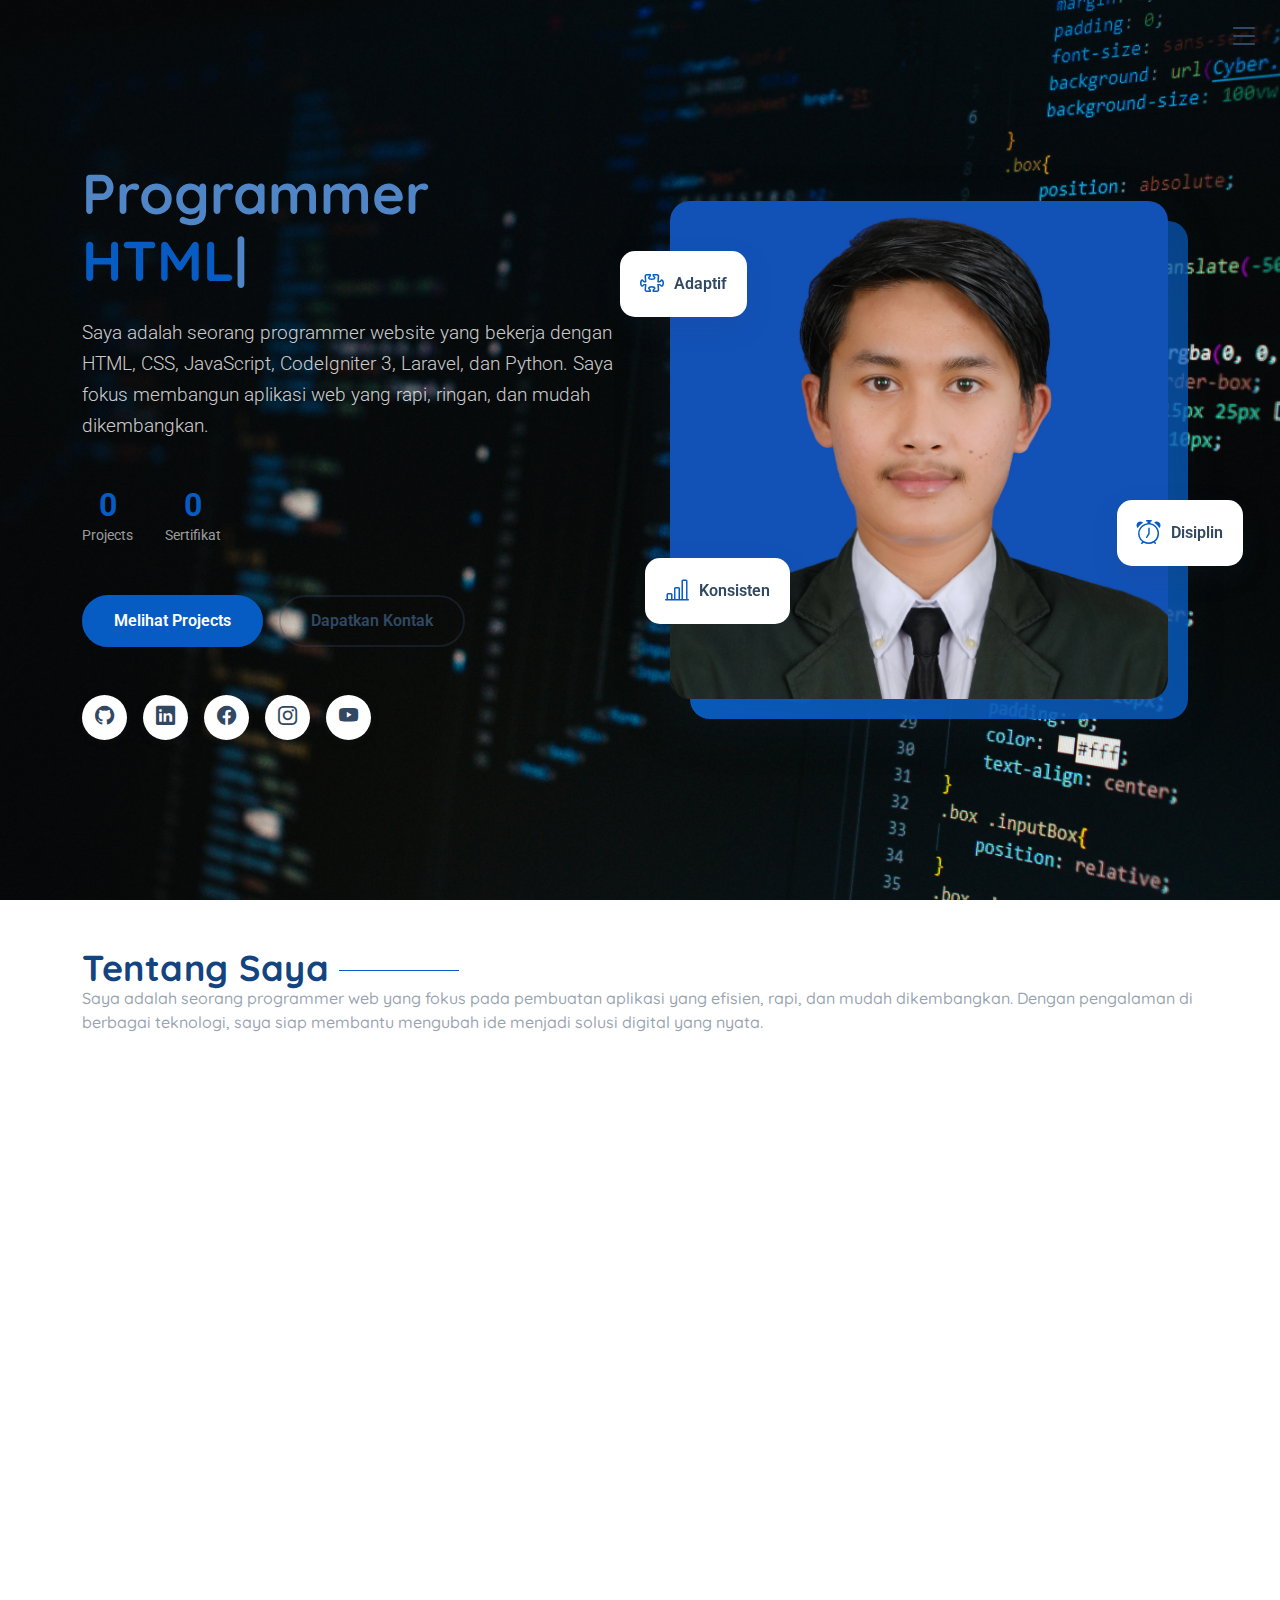
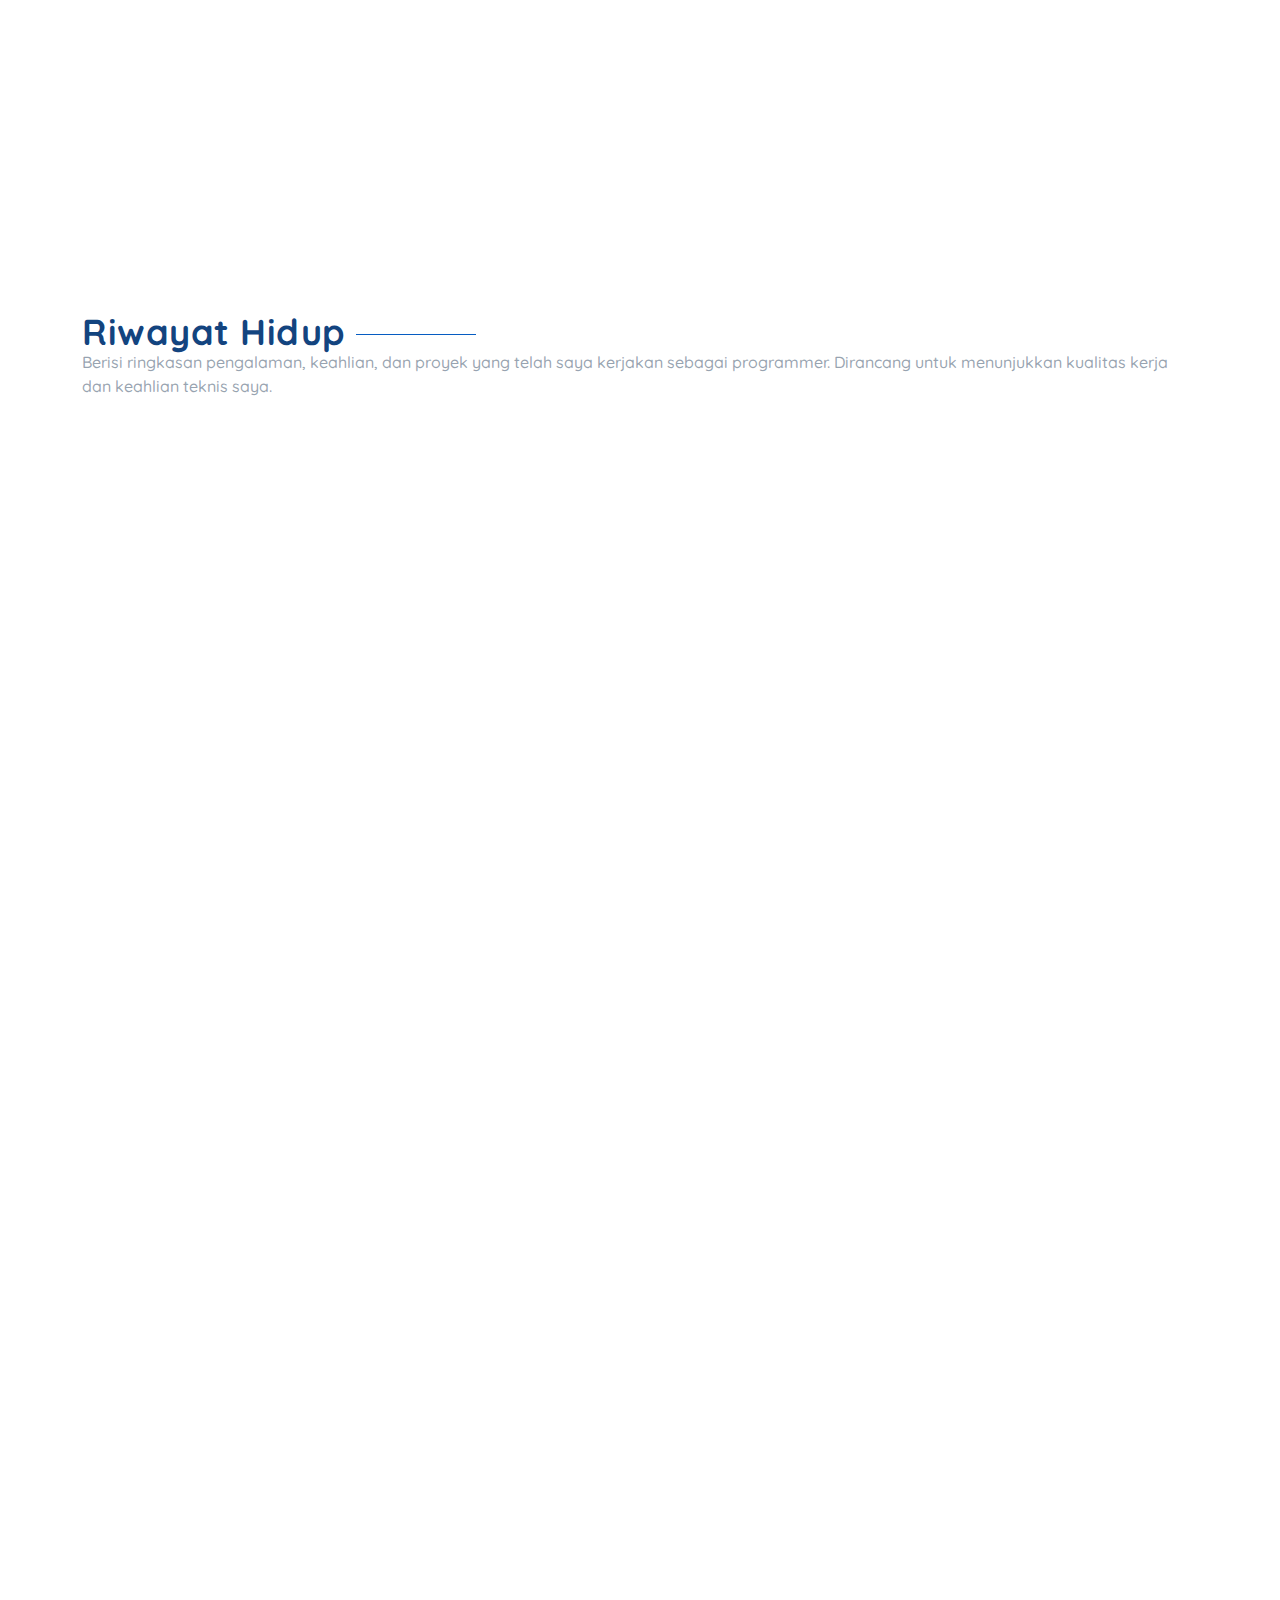
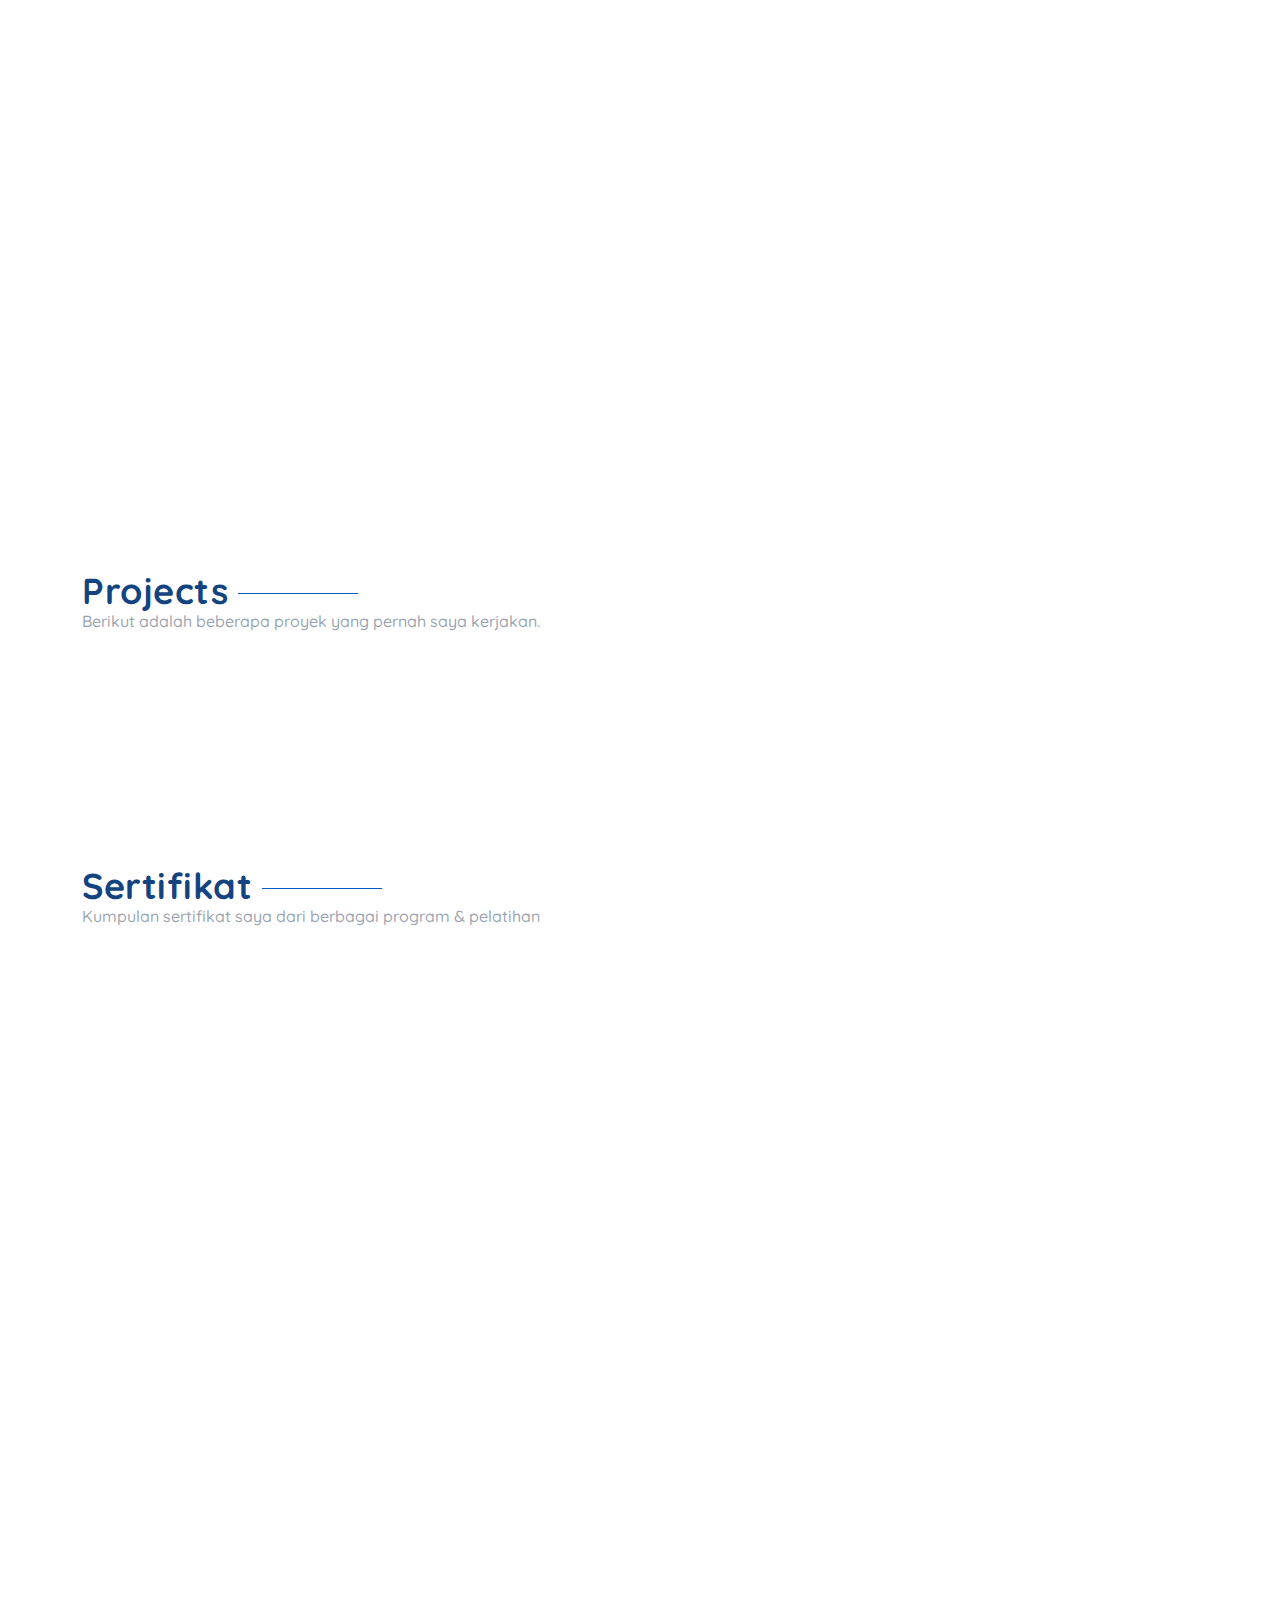
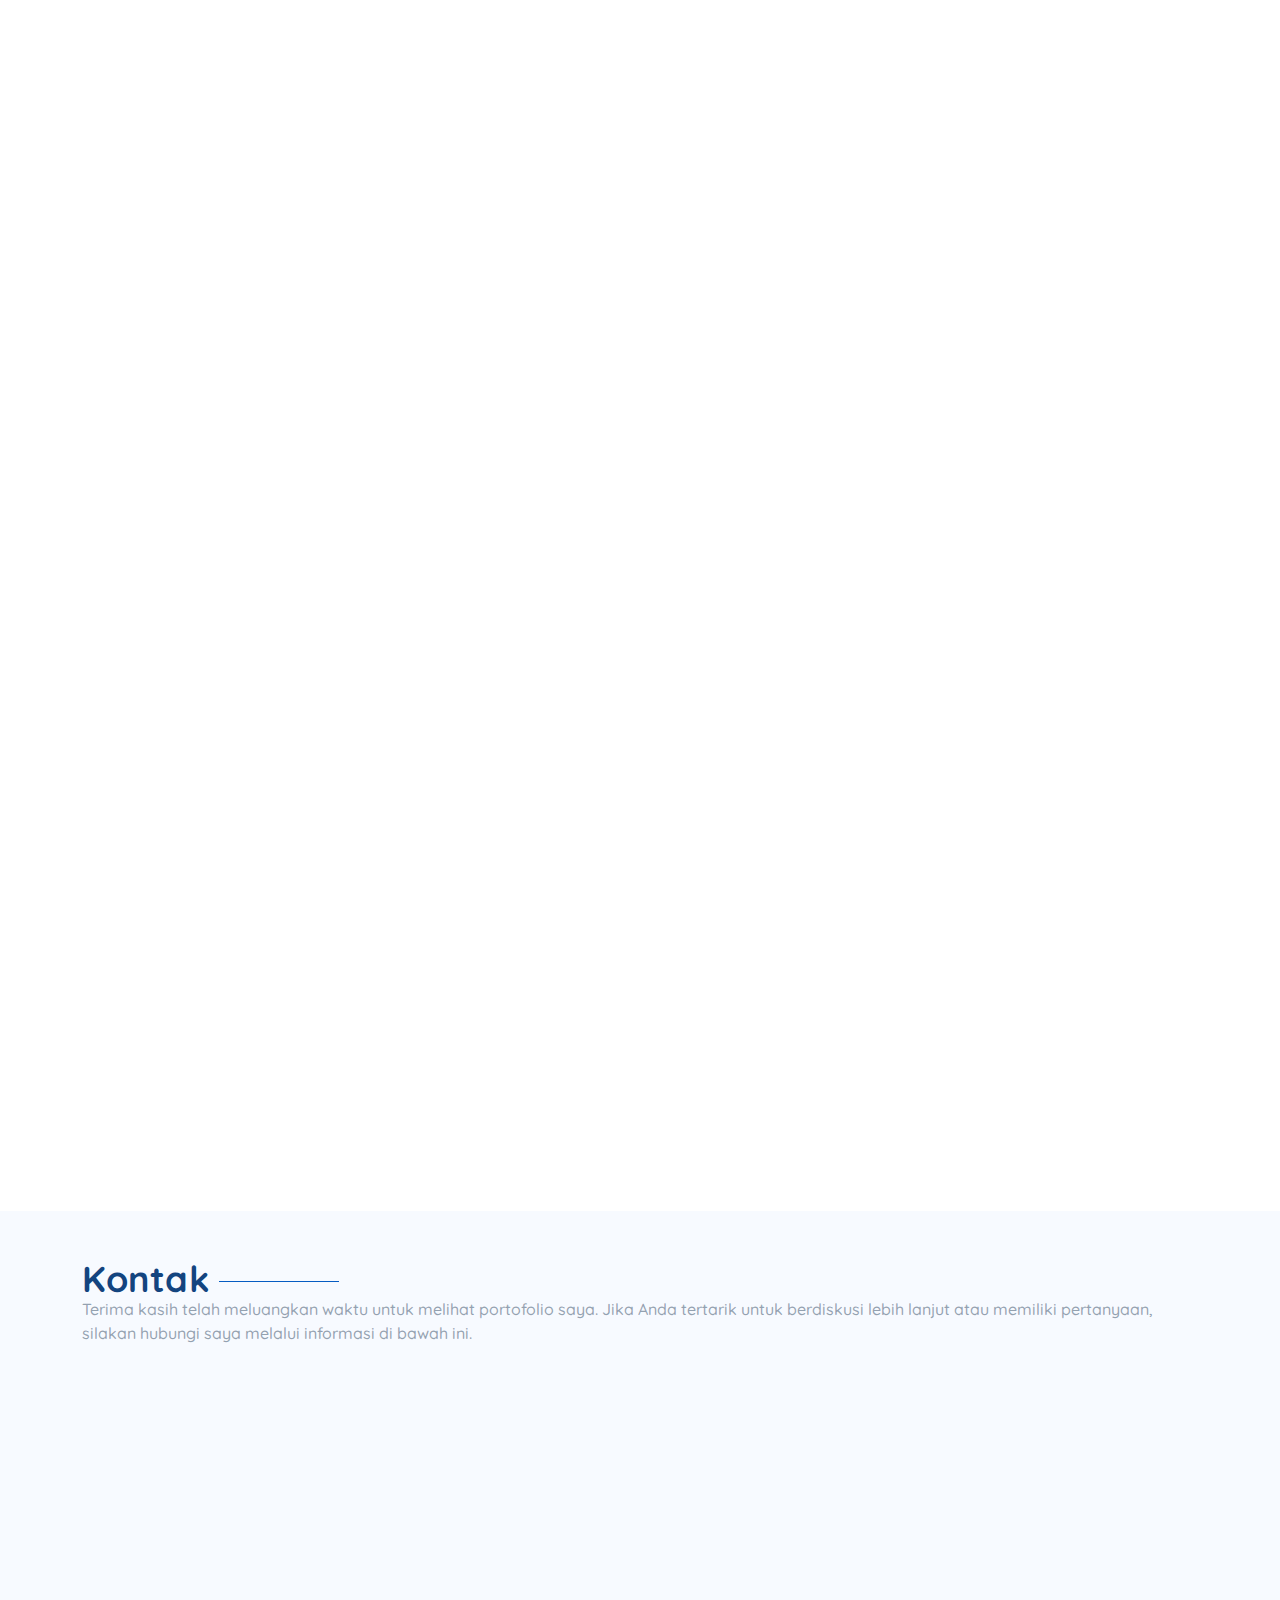
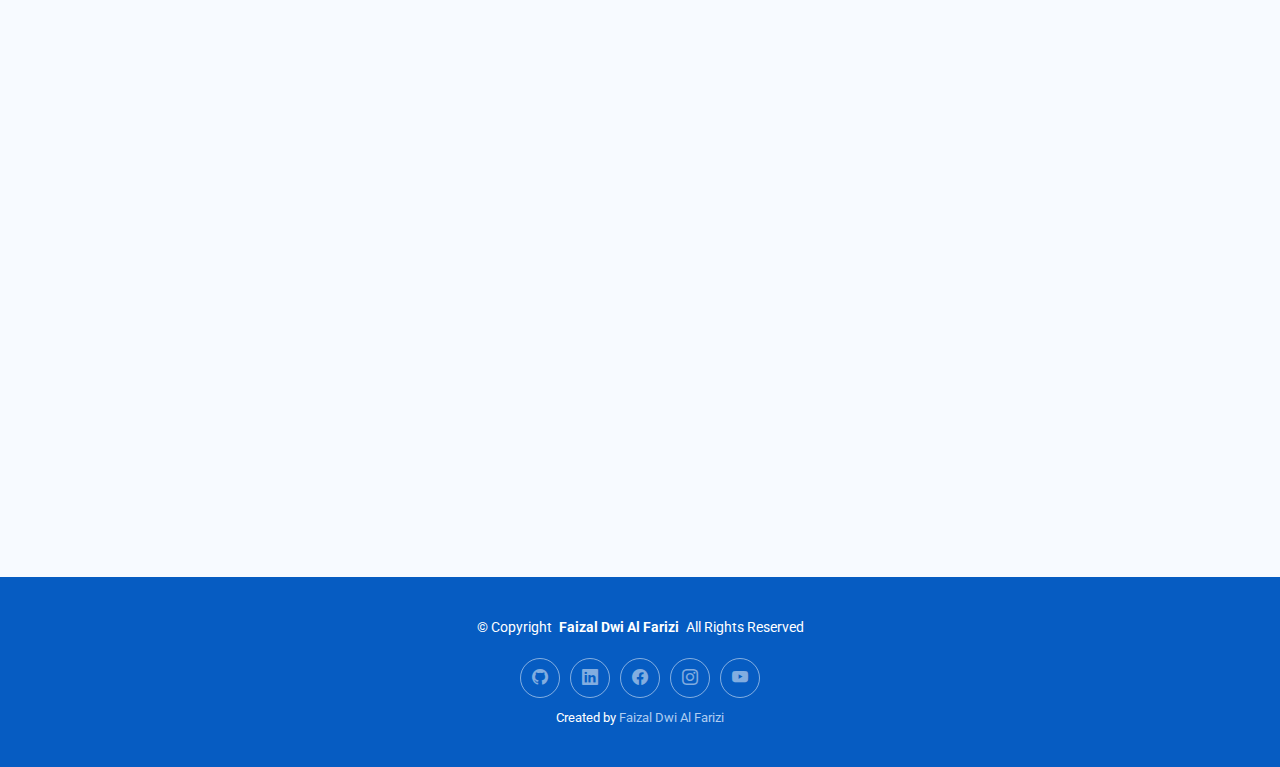
<file: index.html>
<!DOCTYPE html>
<html lang="en">
	<head>
		<meta charset="utf-8" />
		<meta content="width=device-width, initial-scale=1.0" name="viewport" />
		<title>Faizal Dwi Al Farizi</title>
		<meta name="description" content="" />
		<meta name="keywords" content="" />

		<!-- Favicons -->
		<link href="assets/img/icon.webp" rel="icon" />

		<!-- Fonts -->
		<link href="https://fonts.googleapis.com" rel="preconnect" />
		<link href="https://fonts.gstatic.com" rel="preconnect" crossorigin />
		<link
			href="https://fonts.googleapis.com/css2?family=Roboto:ital,wght@0,100;0,300;0,400;0,500;0,700;0,900;1,100;1,300;1,400;1,500;1,700;1,900&family=Open+Sans:ital,wght@0,300;0,400;0,500;0,600;0,700;0,800;1,300;1,400;1,500;1,600;1,700;1,800&family=Quicksand:wght@300;400;500;600;700&display=swap"
			rel="stylesheet"
		/>

		<!-- Vendor CSS Files -->
		<link
			href="assets/vendor/bootstrap/css/bootstrap.min.css"
			rel="stylesheet"
		/>
		<link
			href="assets/vendor/bootstrap-icons/bootstrap-icons.css"
			rel="stylesheet"
		/>
		<link href="assets/vendor/aos/aos.css" rel="stylesheet" />
		<link
			href="assets/vendor/glightbox/css/glightbox.min.css"
			rel="stylesheet"
		/>
		<link href="assets/vendor/swiper/swiper-bundle.min.css" rel="stylesheet" />

		<!-- Main CSS File -->
		<link href="assets/css/main.css" rel="stylesheet" />

		<!-- =======================================================
  * Template Name: Style
  * Template URL: https://bootstrapmade.com/style-bootstrap-portfolio-template/
  * Updated: Jul 02 2025 with Bootstrap v5.3.7
  * Author: BootstrapMade.com
  * License: https://bootstrapmade.com/license/
  ======================================================== -->
	</head>

	<body class="index-page">
		<header id="header" class="header d-flex align-items-center fixed-top">
			<div
				class="container-fluid position-relative d-flex align-items-center justify-content-between"
			>
				<a href="index.html" class="logo d-flex align-items-center">
					<!-- Uncomment the line below if you also wish to use an image logo -->
					<!-- <img src="assets/img/logo.webp" alt=""> -->
					<!-- Uncomment the line below if you also wish to use an text logo -->
					<!-- <h1 class="sitename">Style</h1>  -->
				</a>

				<nav id="navmenu" class="navmenu">
					<div class="profile-img">
						<img
							src="assets/img/profile/profile.webp"
							alt=""
							class="img-fluid rounded-circle"
						/>
					</div>

					<a
						href="index.html"
						class="logo d-flex align-items-center justify-content-center active"
					>
						<!-- Uncomment the line below if you also wish to use an image logo -->
						<!-- <img src="assets/img/logo.webp" alt=""> -->
						<h1 class="sitename">Faizal Dwi Al Farizi</h1>
					</a>

					<div class="social-links text-center">
						<a href="https://github.com/FaizalDwiA"
							><i class="bi bi-github"></i
						></a>
						<a href="https://www.linkedin.com/in/faizal-dwi-al-farizi-f174/"
							><i class="bi bi-linkedin"></i
						></a>
						<a
							href="https://web.facebook.com/faizaldwialfarizi.faizaldwialfarizi"
							class="facebook"
							><i class="bi bi-facebook"></i
						></a>
						<a href="#"><i class="bi bi-instagram"></i></a>
						<a href="https://youtube.com/@faizaldwialfarizi" class="youtube"
							><i class="bi bi-youtube"></i
						></a>
					</div>

					<ul>
						<li><a href="#hero">Home</a></li>
						<li><a href="#tentang">Tentang</a></li>
						<li><a href="#riwayatHidup">Riwayat Hidup</a></li>
						<li><a href="#projects">Projects</a></li>
						<li><a href="#sertifikat">Sertifikat</a></li>
						<li><a href="#contact">Kontak</a></li>
						<!-- <li class="dropdown">
              <a href="#"
                ><span>Dropdown</span>
                <i class="bi bi-chevron-down toggle-dropdown"></i
              ></a>
              <ul>
                <li><a href="#">Dropdown 1</a></li>
                <li class="dropdown">
                  <a href="#"
                    ><span>Deep Dropdown</span>
                    <i class="bi bi-chevron-down toggle-dropdown"></i
                  ></a>
                  <ul>
                    <li><a href="#">Deep Dropdown 1</a></li>
                    <li><a href="#">Deep Dropdown 2</a></li>
                    <li><a href="#">Deep Dropdown 3</a></li>
                    <li><a href="#">Deep Dropdown 4</a></li>
                    <li><a href="#">Deep Dropdown 5</a></li>
                  </ul>
                </li>
                <li><a href="#">Dropdown 2</a></li>
                <li><a href="#">Dropdown 3</a></li>
                <li><a href="#">Dropdown 4</a></li>
              </ul>
            </li> -->
					</ul>
					<i class="mobile-nav-toggle d-xl-none bi bi-list"></i>
				</nav>
			</div>
		</header>

		<main class="main">
			<!-- Hero Section -->
			<section id="hero" class="hero section">
				<div class="container">
					<div class="row g-0 align-items-center">
						<div
							class="col-lg-6 hero-content"
							data-aos="fade-right"
							data-aos-delay="100"
						>
							<div class="content-wrapper">
								<h1 class="hero-title" style="color: #5186c6">
									Programmer
									<br />
									<span
										class="typed"
										data-typed-items="HTML, CSS, JavaScript, CI3, Laravel, Python, Batch"
									></span>
								</h1>
								<p class="lead">
									Saya adalah seorang programmer website yang bekerja dengan
									HTML, CSS, JavaScript, CodeIgniter 3, Laravel, dan Python.
									Saya fokus membangun aplikasi web yang rapi, ringan, dan mudah
									dikembangkan.
								</p>

								<div class="hero-stats" data-aos="fade-up" data-aos-delay="200">
									<div class="stat-item">
										<span
											class="purecounter"
											id="projectsCounter"
											data-purecounter-start="0"
											data-purecounter-end="0"
											data-purecounter-duration="2"
											>0</span
										>
										<span class="stat-label">Projects</span>
									</div>
									<div class="stat-item">
										<span
											id="sertifikatCounter"
											class="purecounter"
											data-purecounter-start="0"
											data-purecounter-end="0"
											data-purecounter-duration="2"
											>0</span
										>
										<span class="stat-label">Sertifikat</span>
									</div>
								</div>

								<div
									class="hero-actions"
									data-aos="fade-up"
									data-aos-delay="300"
								>
									<a href="#projects" class="btn btn-primary"
										>Melihat Projects</a
									>
									<a href="#contact" class="btn btn-outline">Dapatkan Kontak</a>
								</div>

								<div
									class="social-links"
									data-aos="fade-up"
									data-aos-delay="400"
								>
									<a href="https://github.com/FaizalDwiA"
										><i class="bi bi-github"></i
									></a>
									<a
										href="https://www.linkedin.com/in/faizal-dwi-al-farizi-f174/"
										><i class="bi bi-linkedin"></i
									></a>
									<a
										href="https://web.facebook.com/faizaldwialfarizi.faizaldwialfarizi"
										class="facebook"
										><i class="bi bi-facebook"></i
									></a>
									<a href="#"><i class="bi bi-instagram"></i></a>
									<a
										href="https://youtube.com/@faizaldwialfarizi"
										class="youtube"
										><i class="bi bi-youtube"></i
									></a>
								</div>
							</div>
						</div>

						<div
							class="col-lg-6 hero-image"
							data-aos="fade-left"
							data-aos-delay="200"
						>
							<div class="image-container">
								<div class="floating-elements">
									<div
										class="floating-card card-1"
										data-aos="zoom-in"
										data-aos-delay="300"
									>
										<i class="bi bi-puzzle"></i>
										<span>Adaptif</span>
									</div>
									<div
										class="floating-card card-2"
										data-aos="zoom-in"
										data-aos-delay="400"
									>
										<i class="bi bi-alarm"></i>
										<span>Disiplin</span>
									</div>
									<div
										class="floating-card card-3"
										data-aos="zoom-in"
										data-aos-delay="500"
									>
										<i class="bi bi-bar-chart-line"></i>
										<span>Konsisten</span>
									</div>
								</div>
								<img
									src="assets/img/profile/profile.webp"
									alt="Portfolio Hero"
									class="img-fluid hero-main-image"
								/>
								<div class="image-overlay"></div>
							</div>
						</div>
					</div>
				</div>
			</section>
			<!-- /Hero Section -->

			<!-- About Section -->
			<section id="tentang" class="about section">
				<!-- Section Title -->
				<div class="container section-title">
					<h2>Tentang Saya</h2>
					<p>
						Saya adalah seorang programmer web yang fokus pada pembuatan
						aplikasi yang efisien, rapi, dan mudah dikembangkan. Dengan
						pengalaman di berbagai teknologi, saya siap membantu mengubah ide
						menjadi solusi digital yang nyata.
					</p>
				</div>
				<!-- End Section Title -->

				<div class="container" data-aos="fade-up" data-aos-delay="100">
					<div class="row align-items-center">
						<div class="col-lg-5" data-aos="fade-right" data-aos-delay="200">
							<div class="profile-image-wrapper">
								<div class="profile-image">
									<img
										src="assets/img/profile/profile.webp"
										alt="Profile"
										class="img-fluid"
									/>
								</div>
								<div class="signature-section">
									<!-- <img
                    src="assets/img/misc/signature-1.webp"
                    alt="Signature"
                    class="signature"
                  /> -->
									<p class="quote">
										Saya membangun proyek-proyek bermanfaat untuk menambah
										pengalaman dan mengasah keterampilan saya sebagai
										programmer.
									</p>
								</div>
							</div>
						</div>

						<div class="col-lg-7" data-aos="fade-left" data-aos-delay="300">
							<div class="about-content">
								<div class="intro">
									<h2>
										Halo, saya Faizal Dwi Al Farizi — Seorang Programmer Web
									</h2>
									<p>
										Saya membangun aplikasi berbasis web yang efisien dan mudah
										digunakan. Dengan pengalaman di HTML, CSS, JavaScript,
										CodeIgniter 3, Laravel, dan Python, saya fokus pada solusi
										yang sederhana, cepat, dan bisa diandalkan.
									</p>
								</div>

								<div class="skills-grid">
									<div
										class="skill-item"
										data-aos="zoom-in"
										data-aos-delay="400"
									>
										<div class="skill-icon">
											<i class="bi bi-laptop"></i>
										</div>
										<h4>Frontend Development</h4>
										<p>
											Membangun antarmuka modern dan responsif dengan HTML, CSS,
											dan JavaScript (jQuery atau framework lainnya).
										</p>
									</div>
									<div
										class="skill-item"
										data-aos="zoom-in"
										data-aos-delay="450"
									>
										<div class="skill-icon">
											<i class="bi bi-hdd-network"></i>
										</div>
										<h4>Backend Development</h4>
										<p>
											Mengelola logika aplikasi, API, serta server-side
											menggunakan PHP (Laravel, CodeIgniter 3) maupun Node.js.
										</p>
									</div>
									<div
										class="skill-item"
										data-aos="zoom-in"
										data-aos-delay="500"
									>
										<div class="skill-icon">
											<i class="bi bi-database"></i>
										</div>
										<h4>Database Management</h4>
										<p>
											Mengelola dan mengoptimalkan database menggunakan MySQL
											dengan phpMyAdmin untuk administrasi yang lebih mudah.
										</p>
									</div>
								</div>

								<div
									class="journey-timeline"
									data-aos="fade-up"
									data-aos-delay="300"
								>
									<div class="timeline-item">
										<div class="year">Nov 2024 – Jun 2025</div>
										<div class="description">
											Fullstack Developer, CV. Rosin
										</div>
									</div>
									<div class="timeline-item">
										<div class="year">Agu 2023 – Des 2023</div>
										<div class="description">
											Peserta Wirausaha Merdeka MBKM, Universitas Muhammadiyah
											Surakarta
										</div>
									</div>
									<div class="timeline-item">
										<div class="year">Agu 2022- Okt 2022</div>
										<div class="description">
											Junior Programmer, CV. Expressa
										</div>
									</div>
									<div class="timeline-item">
										<div class="year">Nov 2021 - Des 2021</div>
										<div class="description">
											Teknisi Magang, Internasional Computer
										</div>
									</div>
									<div class="timeline-item">
										<div class="year">Nov 2019 – Jan 2020</div>
										<div class="description">
											Asisten Teknisi, Lubna Computer
										</div>
									</div>
								</div>
								<div
									class="cta-section"
									data-aos="fade-up"
									data-aos-delay="400"
								>
									<div class="fun-fact">
										<span class="emoji">☕</span>
										<span class="text"
											>Fullstack fueled by double daily coffee</span
										>
									</div>
									<div class="action-buttons">
										<a href="#sertifikat" class="btn btn-primary"
											>Melihat Sertifikat</a
										>
										<a href="#riwayatHidup" class="btn btn-outline"
											>Melihat Riwayat</a
										>
									</div>
								</div>
							</div>
						</div>
					</div>
				</div>
			</section>
			<!-- /About Section -->

			<!-- Skills Section -->
			<section id="skills" class="skills section">
				<div class="container" data-aos="fade-up" data-aos-delay="100">
					<div class="row">
						<div class="col-lg-8">
							<div class="skills-grid">
								<div class="row g-4">
									<!-- Frontend Card -->
									<div
										class="col-md-6"
										data-aos="flip-left"
										data-aos-delay="200"
									>
										<div class="skill-card">
											<div class="skill-header">
												<i class="bi bi-window-sidebar"></i>
												<h3>Frontend Development</h3>
											</div>
											<div class="skills-animation">
												<div class="skill-item">
													<div class="skill-info">
														<span class="skill-name">HTML</span>
														<span class="skill-percentage">95%</span>
													</div>
													<div class="skill-bar progress">
														<div
															class="progress-bar"
															role="progressbar"
															aria-valuenow="95"
															aria-valuemin="0"
															aria-valuemax="100"
														></div>
													</div>
												</div>

												<div class="skill-item">
													<div class="skill-info">
														<span class="skill-name">CSS</span>
														<span class="skill-percentage">85%</span>
													</div>
													<div class="skill-bar progress">
														<div
															class="progress-bar"
															role="progressbar"
															aria-valuenow="85"
															aria-valuemin="0"
															aria-valuemax="100"
														></div>
													</div>
												</div>

												<div class="skill-item">
													<div class="skill-info">
														<span class="skill-name">JavaScript</span>
														<span class="skill-percentage">89%</span>
													</div>
													<div class="skill-bar progress">
														<div
															class="progress-bar"
															role="progressbar"
															aria-valuenow="88"
															aria-valuemin="0"
															aria-valuemax="100"
														></div>
													</div>
												</div>
											</div>
										</div>
									</div>
									<!-- End Frontend Card -->

									<!-- Backend & Database Card -->
									<div
										class="col-md-6"
										data-aos="flip-left"
										data-aos-delay="300"
									>
										<div class="skill-card">
											<div class="skill-header">
												<i class="bi bi-server"></i>
												<h3>Backend &amp; Database</h3>
											</div>
											<div class="skills-animation">
												<div class="skill-item">
													<div class="skill-info">
														<span class="skill-name">PHP</span>
														<span class="skill-percentage">88%</span>
													</div>
													<div class="skill-bar progress">
														<div
															class="progress-bar"
															role="progressbar"
															aria-valuenow="88"
															aria-valuemin="0"
															aria-valuemax="100"
														></div>
													</div>
												</div>

												<div class="skill-item">
													<div class="skill-info">
														<span class="skill-name">Laravel</span>
														<span class="skill-percentage">79%</span>
													</div>
													<div class="skill-bar progress">
														<div
															class="progress-bar"
															role="progressbar"
															aria-valuenow="79"
															aria-valuemin="0"
															aria-valuemax="100"
														></div>
													</div>
												</div>

												<div class="skill-item">
													<div class="skill-info">
														<span class="skill-name">Database</span>
														<span class="skill-percentage">80%</span>
													</div>
													<div class="skill-bar progress">
														<div
															class="progress-bar"
															role="progressbar"
															aria-valuenow="80"
															aria-valuemin="0"
															aria-valuemax="100"
														></div>
													</div>
												</div>

												<div class="skill-item">
													<div class="skill-info">
														<span class="skill-name">CodeIgniter</span>
														<span class="skill-percentage">80%</span>
													</div>
													<div class="skill-bar progress">
														<div
															class="progress-bar"
															role="progressbar"
															aria-valuenow="80"
															aria-valuemin="0"
															aria-valuemax="100"
														></div>
													</div>
												</div>

												<div class="skill-item">
													<div class="skill-info">
														<span class="skill-name">Python</span>
														<span class="skill-percentage">82%</span>
													</div>
													<div class="skill-bar progress">
														<div
															class="progress-bar"
															role="progressbar"
															aria-valuenow="82"
															aria-valuemin="0"
															aria-valuemax="100"
														></div>
													</div>
												</div>
											</div>
										</div>
									</div>
									<!-- End Backend & Database Card -->

									<!-- Tools & Workflow Card -->
									<div
										class="col-md-6"
										data-aos="flip-left"
										data-aos-delay="400"
									>
										<div class="skill-card">
											<div class="skill-header">
												<i class="bi bi-briefcase"></i>
												<h3>Tools &amp; Workflow</h3>
											</div>
											<div class="skills-animation">
												<div class="skill-item">
													<div class="skill-info">
														<span class="skill-name">Visual Studio Code</span>
														<span class="skill-percentage">90%</span>
													</div>
													<div class="skill-bar progress">
														<div
															class="progress-bar"
															role="progressbar"
															aria-valuenow="90"
															aria-valuemin="0"
															aria-valuemax="100"
														></div>
													</div>
												</div>

												<div class="skill-item">
													<div class="skill-info">
														<span class="skill-name">GitHub</span>
														<span class="skill-percentage">80%</span>
													</div>
													<div class="skill-bar progress">
														<div
															class="progress-bar"
															role="progressbar"
															aria-valuenow="80"
															aria-valuemin="0"
															aria-valuemax="100"
														></div>
													</div>
												</div>

												<div class="skill-item">
													<div class="skill-info">
														<span class="skill-name">CMD / Batch</span>
														<span class="skill-percentage">86%</span>
													</div>
													<div class="skill-bar progress">
														<div
															class="progress-bar"
															role="progressbar"
															aria-valuenow="86"
															aria-valuemin="0"
															aria-valuemax="100"
														></div>
													</div>
												</div>
											</div>
										</div>
									</div>
									<!-- End Tools & Workflow Card -->

									<!-- OS & IT Support Card -->
									<div
										class="col-md-6"
										data-aos="flip-left"
										data-aos-delay="500"
									>
										<div class="skill-card">
											<div class="skill-header">
												<i class="bi bi-pc"></i>
												<h3>OS &amp; IT Support</h3>
											</div>
											<div class="skills-animation">
												<div class="skill-item">
													<div class="skill-info">
														<span class="skill-name"
															>Instalasi &amp; Konfigurasi Aplikasi</span
														>
														<span class="skill-percentage">95%</span>
													</div>
													<div class="skill-bar progress">
														<div
															class="progress-bar"
															role="progressbar"
															aria-valuenow="95"
															aria-valuemin="0"
															aria-valuemax="100"
														></div>
													</div>
												</div>

												<div class="skill-item">
													<div class="skill-info">
														<span class="skill-name"
															>Penggunaan Sistem Operasi Windows</span
														>
														<span class="skill-percentage">85%</span>
													</div>
													<div class="skill-bar progress">
														<div
															class="progress-bar"
															role="progressbar"
															aria-valuenow="85"
															aria-valuemin="0"
															aria-valuemax="100"
														></div>
													</div>
												</div>

												<div class="skill-item">
													<div class="skill-info">
														<span class="skill-name"
															>Troubleshooting Windows</span
														>
														<span class="skill-percentage">80%</span>
													</div>
													<div class="skill-bar progress">
														<div
															class="progress-bar"
															role="progressbar"
															aria-valuenow="80"
															aria-valuemin="0"
															aria-valuemax="100"
														></div>
													</div>
												</div>
											</div>
										</div>
									</div>
									<!-- End OS & IT Support Card -->

									<!-- Productivity Card -->
									<div
										class="col-md-6"
										data-aos="flip-left"
										data-aos-delay="500"
									>
										<div class="skill-card">
											<div class="skill-header">
												<i class="bi bi-bar-chart-line"></i>
												<h3>Productivity</h3>
											</div>
											<div class="skills-animation">
												<div class="skill-item">
													<div class="skill-info">
														<span class="skill-name">Microsoft Word</span>
														<span class="skill-percentage">90%</span>
													</div>
													<div class="skill-bar progress">
														<div
															class="progress-bar"
															role="progressbar"
															aria-valuenow="90"
															aria-valuemin="0"
															aria-valuemax="100"
														></div>
													</div>
												</div>

												<div class="skill-item">
													<div class="skill-info">
														<span class="skill-name">Microsoft Excel</span>
														<span class="skill-percentage">85%</span>
													</div>
													<div class="skill-bar progress">
														<div
															class="progress-bar"
															role="progressbar"
															aria-valuenow="85"
															aria-valuemin="0"
															aria-valuemax="100"
														></div>
													</div>
												</div>

												<div class="skill-item">
													<div class="skill-info">
														<span class="skill-name"
															>Microsoft Power Point</span
														>
														<span class="skill-percentage">75%</span>
													</div>
													<div class="skill-bar progress">
														<div
															class="progress-bar"
															role="progressbar"
															aria-valuenow="75"
															aria-valuemin="0"
															aria-valuemax="100"
														></div>
													</div>
												</div>
											</div>
										</div>
									</div>
									<!-- End Productivity Card -->
								</div>
							</div>
							<!-- End Skills Grid -->
						</div>

						<div class="col-lg-4">
							<div
								class="skills-summary"
								data-aos="fade-left"
								data-aos-delay="200"
							>
								<h3>Keahlian Profesional</h3>
								<p>
									Memiliki pengalaman dan pemahaman yang kuat di bidang yang
									ditekuni, dengan dedikasi tinggi terhadap kualitas kerja dan
									efisiensi. Terbiasa bekerja secara mandiri maupun dalam tim,
									serta mampu menyelesaikan tugas secara tepat waktu dan
									profesional.
								</p>

								<div class="summary-stats">
									<div
										class="stat-item"
										data-aos="zoom-in"
										data-aos-delay="300"
									>
										<div class="stat-circle">
											<i class="bi bi-trophy"></i>
										</div>
										<div class="stat-info">
											<span class="stat-number"
												><span id="sertifikatCount"></span>+</span
											>
											<span class="stat-label">Sertifikat</span>
										</div>
									</div>

									<div
										class="stat-item"
										data-aos="zoom-in"
										data-aos-delay="400"
									>
										<div class="stat-circle">
											<i class="bi bi-diagram-3"></i>
										</div>
										<div class="stat-info">
											<span class="stat-number"
												><span id="projectsCount"></span>+</span
											>
											<span class="stat-label">Projects</span>
										</div>
									</div>
								</div>

								<div
									class="skills-badges"
									data-aos="fade-up"
									data-aos-delay="600"
								>
									<h4>Sertifikat</h4>
									<div class="badge-list">
										<div class="skill-badge">MAGANG</div>
										<div class="skill-badge">WMK</div>
										<div class="skill-badge">FREECODECAMP</div>
										<div class="skill-badge">SOLO LEARN</div>
										<div class="skill-badge">EKSTERNAL</div>
										<div class="skill-badge">INDONUSA</div>
										<div class="skill-badge">SMK</div>
									</div>
								</div>
							</div>
							<!-- End Skills Summary -->
						</div>
					</div>
				</div>
			</section>
			<!-- /Skills Section -->

			<!-- Riwayat Hidup Section -->
			<section id="riwayatHidup" class="resume section">
				<!-- Section Title -->
				<div class="container section-title">
					<h2>Riwayat Hidup</h2>
					<p>
						Berisi ringkasan pengalaman, keahlian, dan proyek yang telah saya
						kerjakan sebagai programmer. Dirancang untuk menunjukkan kualitas
						kerja dan keahlian teknis saya.
					</p>
				</div>
				<!-- End Section Title -->

				<div class="container" data-aos="fade-up" data-aos-delay="100">
					<div class="row">
						<div class="col-lg-6" data-aos="fade-right" data-aos-delay="200">
							<div class="experience-section">
								<div class="section-header">
									<h2>
										<i class="bi bi-briefcase"></i> Perjalanan Profesional
									</h2>
									<p class="section-subtitle">
										Perjalanan karier saya dimulai dari membangun proyek-proyek
										kecil hingga mengembangkan aplikasi web berskala lebih
										besar. Setiap langkah membawa pengalaman baru, tantangan
										teknis, dan pembelajaran berharga.
									</p>
								</div>

								<div class="experience-cards">
									<div
										class="experience-card"
										data-aos="zoom-in"
										data-aos-delay="300"
									>
										<div class="card-header">
											<div class="role-info">
												<h3>Fullstack Developer</h3>
												<h4>CV.Rosin</h4>
											</div>
											<span class="duration">Nov 2024 – Jun 2025</span>
										</div>
										<div class="card-body">
											<p>
												Di CV. Rosin saya berperan sebagai fullstack developer
												dengan mengembangkan sistem absensi berbasis web yang
												terintegrasi face detection dan geolokasi. Proyek ini
												menggunakan Node.js, CodeIgniter 3, dan MySQL sebagai
												database, serta dideploy melalui FileZilla dengan server
												Node.js untuk proses pencocokan wajah. Sistem mencakup
												menu inti seperti Absensi, History, Pendaftaran, Izin
												Karyawan, Lokasi, Tabulasi, hingga Rekap Cuti Web.
											</p>
											<ul class="achievements">
												<li>
													Merancang dan membangun aplikasi absensi berbasis web
													dengan fitur deteksi wajah dan lokasi secara akurat.
												</li>
												<li>
													Mengembangkan sisi front-end dan back-end menggunakan
													kombinasi Node.js dan CI3, dengan integrasi database
													MySQL yang terstruktur.
												</li>
												<li>
													Membuat server Node.js khusus untuk proses face
													matching karyawan.
												</li>
												<li>
													Mengelola proses deployment aplikasi melalui FileZilla
													serta memastikan sistem berjalan stabil di server
													produksi.
												</li>
												<li>
													Mengimplementasikan modul-modul utama, termasuk:
													Absensi, History Absensi, Daftar Pendaftaran, Group,
													Izin Karyawan, Jenis Izin, Libur, Log, Lokasi,
													Tabulasi, dan Rekap Cuti Web.
												</li>
											</ul>
										</div>
									</div>

									<div
										class="experience-card"
										data-aos="zoom-in"
										data-aos-delay="300"
									>
										<div class="card-header">
											<div class="role-info">
												<h3>Wirausaha Merdeka</h3>
												<h4>MBKM UMS</h4>
											</div>
											<span class="duration">Agu 2023 - Des 2023</span>
										</div>
										<div class="card-body">
											<p>
												Program ini menjadi tonggak awal saya dalam memahami
												dunia wirausaha secara langsung. Saya belajar membangun
												bisnis dari nol, mengelola tantangan nyata, dan
												mengembangkan pola pikir kewirausahaan melalui
												pembelajaran praktis dan pendampingan langsung dari para
												ahli.
											</p>
											<ul class="achievements">
												<li>
													Belajar Mengikuti program kewirausahaan yang didukung
													oleh Kementerian Pendidikan dan Kebudayaan Republik
													Indonesia sebagai bagian dari program Merdeka Belajar
													Kampus Merdeka (MBKM).
												</li>
												<li>
													Belajar Membangun dan mengelola usaha Parfum Afarma
													Aromatics, mulai dari perencanaan bisnis, pemasaran,
													hingga pengelolaan keuangan.
												</li>
												<li>
													Mendapatkan pembelajaran praktis tentang aspek-aspek
													kewirausahaan, seperti manajemen usaha, pengembangan
													produk, serta penerapan strategi pemasaran digital.
												</li>
												<li>
													Mengikuti pelatihan dan mentoring dari para praktisi
													bisnis untuk mengembangkan keterampilan kepemimpinan
													dan kreativitas dalam berbisnis.
												</li>
											</ul>
										</div>
									</div>

									<div
										class="experience-card"
										data-aos="zoom-in"
										data-aos-delay="400"
									>
										<div class="card-header">
											<div class="role-info">
												<h3>Junior Programmer</h3>
												<h4>CV.Expressa</h4>
											</div>
											<span class="duration">Agu 2022 - Okt 2022</span>
										</div>
										<div class="card-body">
											<p>
												Pengalaman ini memberikan landasan kuat dalam
												pengembangan perangkat lunak. Saya terlibat langsung
												dalam proses coding, debugging, dan kolaborasi tim,
												sekaligus mempelajari praktik terbaik dalam membangun
												aplikasi berbasis web yang efisien dan terstruktur.
											</p>
											<ul class="achievements">
												<li>
													Menulis dan mengembangkan kode untuk aplikasi atau
													sistem sesuai dengan spesifikasi yang diberikan oleh
													tim pengembangan.
												</li>
												<li>
													Mengikuti arahan dari senior programmer atau mentor
													untuk belajar dan mengembangkan keterampilan teknis di
													bidang pemrograman.
												</li>
												<li>
													Menggunakan berbagai bahasa pemrograman, termasuk
													HTML, CSS, JavaScript, dan PHP, untuk membangun
													fungsionalitas aplikasi.
												</li>
												<li>
													Menerapkan berbagai framework, seperti CodeIgniter
													(CI), jQuery, dan Bootstrap, untuk pengembangan
													front-end dan back-end yang lebih efisien.
												</li>
												<li>
													Bekerja dengan database PostgreSQL untuk menyimpan dan
													mengelola data aplikasi dengan query yang optimal.
												</li>
												<li>
													Menyelesaikan tugas atau proyek kecil yang diberikan
													untuk meningkatkan pemahaman dan keterampilan dalam
													pengembangan perangkat lunak.
												</li>
											</ul>
										</div>
									</div>

									<div
										class="experience-card"
										data-aos="zoom-in"
										data-aos-delay="500"
									>
										<div class="card-header">
											<div class="role-info">
												<h3>Teknisi Magang</h3>
												<h4>Internasional Computer</h4>
											</div>
											<span class="duration">Nov 2021 - Des 2021</span>
										</div>
										<div class="card-body">
											<p>
												Selama magang, saya bertanggung jawab membantu tim
												teknisi dalam menangani perangkat keras dan lunak.
												Pengalaman ini membentuk pemahaman saya mengenai proses
												perbaikan, instalasi, serta troubleshooting berbagai
												jenis perangkat komputer.
											</p>
											<ul class="achievements">
												<li>
													Membersihkan dan mempersiapkan peralatan teknis untuk
													proses perbaikan atau pemeliharaan perangkat.
												</li>
												<li>
													Membantu dalam instalasi perangkat keras baru dan
													lama, serta pengaturan sistem perangkat keras dan
													perangkat lunak.
												</li>
												<li>
													Mendukung proses instalasi aplikasi dan memastikan
													kompatibilitas dengan sistem yang ada.
												</li>
												<li>
													Membantu dalam penggantian perangkat penyimpanan
													seperti HDD atau SSD, serta memastikan proses
													penggantian berjalan lancar.
												</li>
												<li>
													Melakukan pengujian dan verifikasi perangkat setelah
													instalasi untuk memastikan semua berfungsi dengan baik
													dan sesuai dengan spesifikasi.
												</li>
											</ul>
										</div>
									</div>

									<div
										class="experience-card"
										data-aos="zoom-in"
										data-aos-delay="500"
									>
										<div class="card-header">
											<div class="role-info">
												<h3>Asisten Teknisi</h3>
												<h4>Lubna Computer</h4>
											</div>
											<span class="duration">Nov 2019 – Jan 2020</span>
										</div>
										<div class="card-body">
											<p>
												Peran ini memperkenalkan saya pada praktik dasar teknisi
												komputer, mulai dari instalasi hingga pelayanan
												pelanggan. Saya belajar pentingnya ketelitian,
												komunikasi, dan pelayanan yang ramah sebagai bagian dari
												pengalaman kerja langsung.
											</p>
											<ul class="achievements">
												<li>
													Mengambil alat dan peralatan yang diperlukan untuk
													mendukung pekerjaan perbaikan perangkat.
												</li>
												<li>
													Membersihkan dan mempersiapkan peralatan teknis
													sebelum digunakan dalam proses perbaikan.
												</li>
												<li>
													Membantu dalam proses instalasi aplikasi pada
													perangkat yang sedang diperbaiki.
												</li>
												<li>
													Mendukung instalasi perangkat keras baru atau
													pengaturan sistem perangkat yang ada untuk memastikan
													kinerja optimal.
												</li>
												<li>
													Melakukan pengujian pada perangkat yang telah diinstal
													untuk memastikan berfungsi dengan baik setelah
													perbaikan.
												</li>
												<li>
													Menyambut pelanggan yang datang untuk berkonsultasi
													mengenai layanan atau mengirimkan barang untuk
													diperbaiki, memberikan pelayanan yang ramah dan
													profesional.
												</li>
											</ul>
										</div>
									</div>
								</div>
							</div>
						</div>

						<div class="col-lg-6" data-aos="fade-left" data-aos-delay="200">
							<div class="education-section">
								<div class="section-header">
									<h2><i class="bi bi-mortarboard"></i> Riwayat Pendidikan</h2>
									<p class="section-subtitle">
										Saya percaya bahwa fondasi dari setiap pencapaian adalah
										pendidikan yang kuat. Selama perjalanan akademik saya, saya
										telah berusaha untuk tidak hanya meraih hasil terbaik,
										tetapi juga terus mengembangkan rasa ingin tahu, disiplin,
										dan semangat belajar yang berkelanjutan.
									</p>
								</div>

								<div class="education-timeline">
									<div class="timeline-track"></div>

									<div
										class="education-item"
										data-aos="slide-up"
										data-aos-delay="300"
									>
										<div class="timeline-marker"></div>
										<div class="education-content">
											<div class="degree-header">
												<h3>Mahasiswa - D4 TRPL</h3>
												<span class="year">2021 - 2025</span>
											</div>
											<h4 class="institution">Politeknik Indonusa Surakarta</h4>
											<p>
												Mendalami pendidikan tinggi di bidang rekayasa perangkat
												lunak, dengan fokus pada pengembangan aplikasi,
												pemrograman, dan teknologi informasi.
											</p>
										</div>
									</div>

									<div
										class="education-item"
										data-aos="slide-up"
										data-aos-delay="400"
									>
										<div class="timeline-marker"></div>
										<div class="education-content">
											<div class="degree-header">
												<h3>Sekolah Menengah Kejuruan - TKJ</h3>
												<span class="year">2018 - 2021</span>
											</div>
											<h4 class="institution">Al Islam Surakarta</h4>
											<p>
												Mempelajari teknik komputer dan jaringan (TKJ) di
												lingkungan pendidikan berbasis Islam, dengan fokus pada
												keterampilan teknis serta nilai-nilai keagamaan.
											</p>
										</div>
									</div>

									<div
										class="education-item"
										data-aos="slide-up"
										data-aos-delay="500"
									>
										<div class="timeline-marker"></div>
										<div class="education-content">
											<div class="degree-header">
												<h3>Sekolah Menengah Pertama</h3>
												<span class="year">2015 - 2018</span>
											</div>
											<h4 class="institution">Al Muayyad Surakarta</h4>
											<p>
												Mempelajari pendidikan umum dan agama dalam lingkungan
												pondok pesantren, yang mengedepankan pengembangan
												karakter, keterampilan sosial, dan nilai-nilai
												keagamaan.
											</p>
										</div>
									</div>
								</div>
							</div>
						</div>
					</div>
				</div>
			</section>
			<!-- /Riwayat Hidup Section -->

			<!-- Projects Section -->
			<section id="projects" class="projects portfolio section">
				<!-- Section Title -->
				<div class="container section-title">
					<h2>Projects</h2>
					<p>Berikut adalah beberapa proyek yang pernah saya kerjakan.</p>
				</div>
				<!-- End Section Title -->

				<div class="container" data-aos="fade-up" data-aos-delay="100">
					<div
						class="isotope-layout"
						data-default-filter="*"
						data-layout="masonry"
						data-sort="original-order"
					>
						<!-- Filter -->
						<ul
							class="portfolio-filters isotope-filters"
							data-aos="fade-up"
							data-aos-delay="200"
						>
							<li data-filter="*" class="filter-active">
								<i class="bi bi-grid-3x3"></i> Semua Projects
							</li>
							<li data-filter=".website">Website</li>
							<li data-filter=".python">Python</li>
							<li data-filter=".dokumentasi">Dokumentasi</li>
						</ul>
						<div class="row g-4 isotope-container" id="project-container"></div>
					</div>
				</div>

				<script src="assets/js/projects.js"></script>
			</section>
			<!-- /Projects Section -->

			<!-- Sertifikat Section -->
			<section id="sertifikat" class="portfolio section">
				<div class="container section-title">
					<h2>Sertifikat</h2>
					<p>Kumpulan sertifikat saya dari berbagai program & pelatihan</p>
				</div>

				<div class="container-fluid" data-aos="fade-up" data-aos-delay="100">
					<div
						class="isotope-layout"
						data-default-filter="*"
						data-layout="masonry"
						data-sort="original-order"
					>
						<!-- Filter -->
						<ul
							class="portfolio-filters isotope-filters"
							data-aos="fade-up"
							data-aos-delay="200"
						>
							<li data-filter="*" class="filter-active">
								<i class="bi bi-grid-3x3"></i> Semua Sertifikat
							</li>
							<li data-filter=".magang">MAGANG</li>
							<li data-filter=".wmk">WMK</li>
							<li data-filter=".freecodecamp">FREECODECAMP</li>
							<li data-filter=".solo-learn">SOLO LEARN</li>
							<li data-filter=".eksternal">EKSTERNAL</li>
							<li data-filter=".indonusa">INDONUSA</li>
							<li data-filter=".smk">SMK</li>
						</ul>

						<!-- Container untuk sertifikat -->
						<div
							class="row g-4 isotope-container"
							id="sertifikat-container"
						></div>
					</div>
				</div>
			</section>

			<script src="assets/js/sertifikat.js"></script>

			<!-- Contact Section -->
			<section id="contact" class="contact section light-background">
				<!-- Section Title -->
				<div class="container section-title">
					<h2>Kontak</h2>
					<p>
						Terima kasih telah meluangkan waktu untuk melihat portofolio saya.
						Jika Anda tertarik untuk berdiskusi lebih lanjut atau memiliki
						pertanyaan, silakan hubungi saya melalui informasi di bawah ini.
					</p>
				</div>
				<!-- End Section Title -->

				<div class="container" data-aos="fade-up" data-aos-delay="100">
					<div class="row g-4 g-lg-5">
						<div class="col-lg-5">
							<div class="info-box" data-aos="fade-up" data-aos-delay="200">
								<h3>Kontak Info</h3>
								<p>
									Hubungi saya untuk kolaborasi, pertanyaan, atau informasi
									lebih lanjut seputar proyek dan keahlian saya.
								</p>

								<div class="info-item" data-aos="fade-up" data-aos-delay="300">
									<div class="icon-box">
										<i class="bi bi-geo-alt"></i>
									</div>
									<div class="content">
										<h4>Alamat</h4>
										<p>Jl. Slamet, Talang, Banaran 01/02</p>
										<p>Grogol, Sukoharjo</p>
									</div>
								</div>

								<div class="info-item" data-aos="fade-up" data-aos-delay="400">
									<div class="icon-box">
										<i class="bi bi-telephone"></i>
									</div>
									<div class="content">
										<h4>Telephone</h4>
										<p>0895378120630</p>
										<p>+62 895-3781-20630</p>
									</div>
								</div>

								<div class="info-item" data-aos="fade-up" data-aos-delay="500">
									<div class="icon-box">
										<i class="bi bi-envelope"></i>
									</div>
									<div class="content">
										<h4>Email Address</h4>
										<p style="font-size: 0.8em">faizaldwialfarizi@gmail.com</p>
									</div>
								</div>
							</div>
						</div>

						<div class="col-lg-7">
							<div class="contact-form" data-aos="fade-up" data-aos-delay="300">
								<h3>Maps</h3>
								<p>
									Peta interaktif ini dirancang untuk memudahkan navigasi dan
									memberikan informasi lokasi secara akurat, baik untuk
									kebutuhan proyek maupun penempatan layanan berbasis lokasi.
								</p>

								<iframe
									src="https://www.google.com/maps/embed?pb=!1m18!1m12!1m3!1d247.18873531569812!2d110.7982997008346!3d-7.572823537930321!2m3!1f0!2f0!3f0!3m2!1i1024!2i768!4f13.1!3m3!1m2!1s0x2e7a15005013e483%3A0xffedd07b4cbc5209!2sTakoyaki%20Nyah%20Nur%20%26%20Pempek%20King%20Jum!5e0!3m2!1sid!2sid!4v1755931710783!5m2!1sid!2sid"
									frameborder="0"
									style="border: 0; width: 100%; height: 50vh"
									allowfullscreen=""
									loading="lazy"
									referrerpolicy="no-referrer-when-downgrade"
								></iframe>
							</div>
						</div>
					</div>
				</div>
			</section>
			<!-- /Contact Section -->
		</main>

		<footer id="footer" class="footer dark-background">
			<div class="container">
				<div class="copyright text-center">
					<p>
						© <span>Copyright</span>
						<strong class="px-1 sitename">Faizal Dwi Al Farizi</strong>
						<span>All Rights Reserved</span>
					</p>
				</div>
				<div class="social-links d-flex justify-content-center">
					<a href="https://github.com/FaizalDwiA"
						><i class="bi bi-github"></i
					></a>
					<a href="https://www.linkedin.com/in/faizal-dwi-al-farizi-f174/"
						><i class="bi bi-linkedin"></i
					></a>
					<a
						href="https://web.facebook.com/faizaldwialfarizi.faizaldwialfarizi"
						class="facebook"
						><i class="bi bi-facebook"></i
					></a>
					<a href="#"><i class="bi bi-instagram"></i></a>
					<a href="https://youtube.com/@faizaldwialfarizi" class="youtube"
						><i class="bi bi-youtube"></i
					></a>
				</div>
				<div class="credits">
					Created by
					<a href="https://faizaldwia.github.io/faizal-dwi-al-farizi/"
						>Faizal Dwi Al Farizi</a
					>
				</div>
			</div>
		</footer>

		<!-- Scroll Top -->
		<a
			href="#"
			id="scroll-top"
			class="scroll-top d-flex align-items-center justify-content-center"
			><i class="bi bi-arrow-up-short"></i
		></a>

		<!-- Vendor JS Files -->
		<script src="assets/vendor/bootstrap/js/bootstrap.bundle.min.js"></script>
		<script src="assets/vendor/php-email-form/validate.js"></script>
		<script src="assets/vendor/aos/aos.js"></script>
		<script src="assets/vendor/purecounter/purecounter_vanilla.js"></script>
		<script src="assets/vendor/typed.js/typed.umd.js"></script>
		<script src="assets/vendor/waypoints/noframework.waypoints.js"></script>
		<script src="assets/vendor/glightbox/js/glightbox.min.js"></script>
		<script src="assets/vendor/imagesloaded/imagesloaded.pkgd.min.js"></script>
		<script src="assets/vendor/isotope-layout/isotope.pkgd.min.js"></script>
		<script src="assets/vendor/swiper/swiper-bundle.min.js"></script>

		<!-- Main JS File -->
		<script src="assets/js/main.js"></script>
	</body>
</html>
</file>
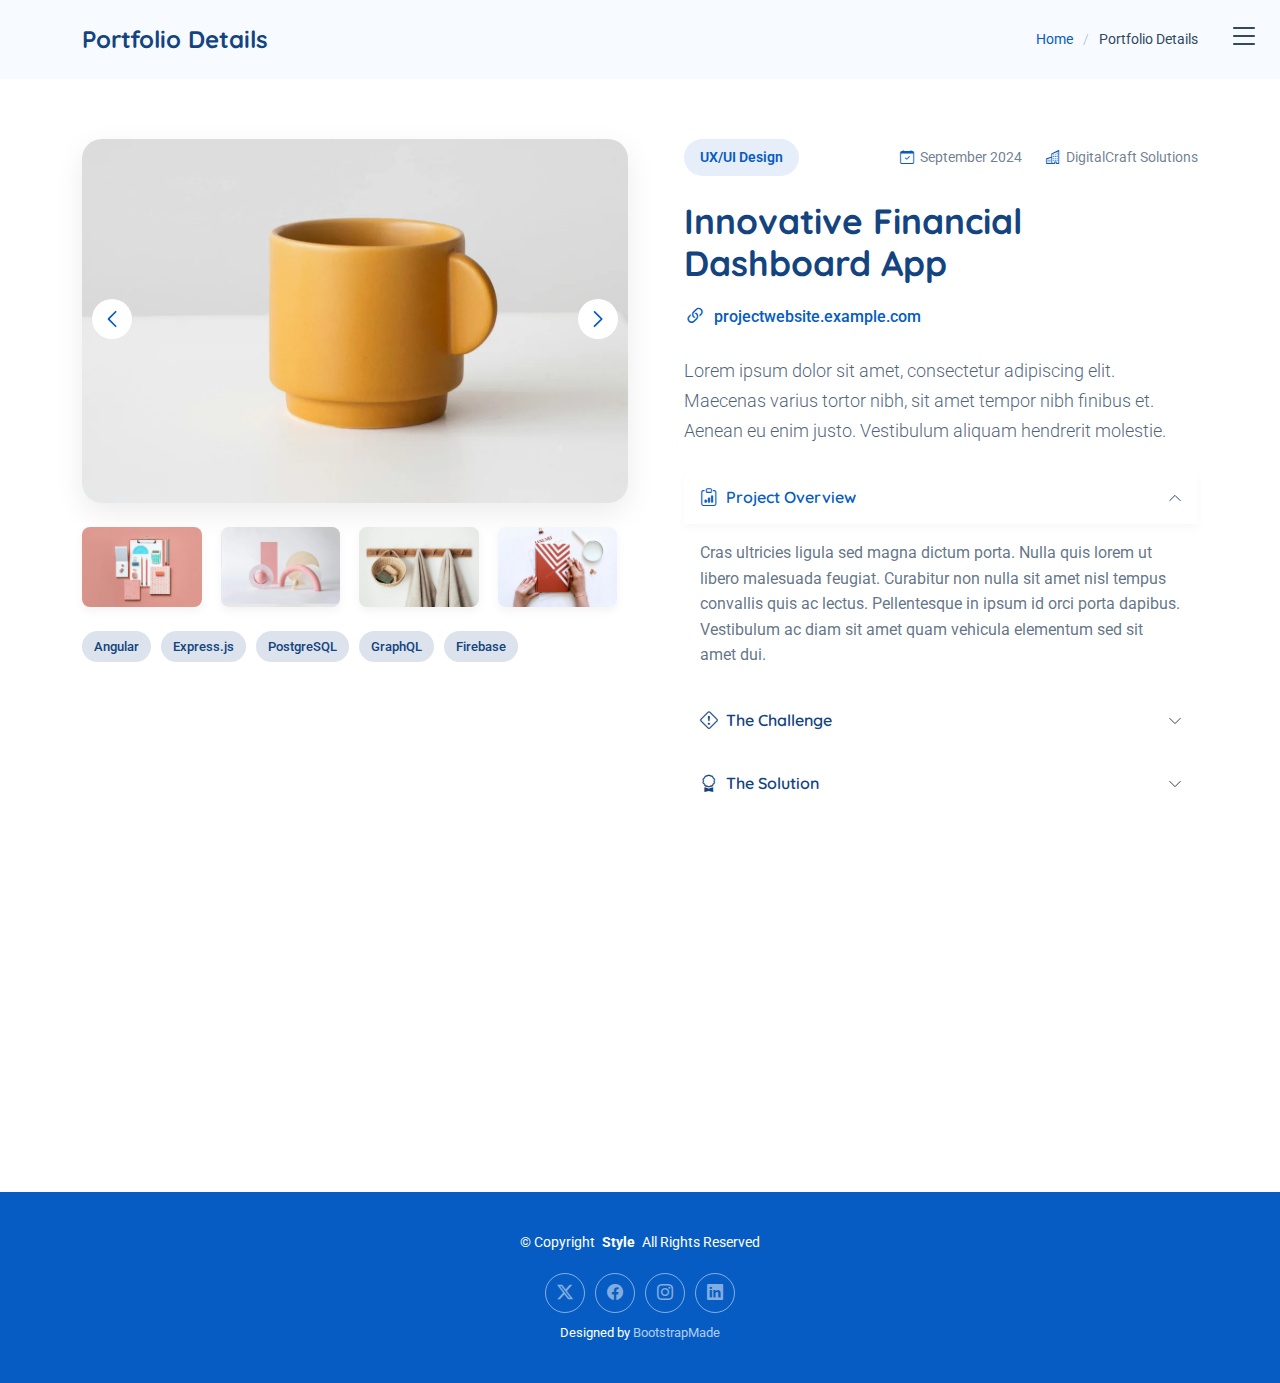
<file: portfolio-details.html>
<!DOCTYPE html>
<html lang="en">

<head>
  <meta charset="utf-8">
  <meta content="width=device-width, initial-scale=1.0" name="viewport">
  <title>Portfolio Details - Style Bootstrap Template</title>
  <meta name="description" content="">
  <meta name="keywords" content="">

  <!-- Favicons -->
  <link href="assets/img/favicon.png" rel="icon">
  <link href="assets/img/apple-touch-icon.png" rel="apple-touch-icon">

  <!-- Fonts -->
  <link href="https://fonts.googleapis.com" rel="preconnect">
  <link href="https://fonts.gstatic.com" rel="preconnect" crossorigin>
  <link href="https://fonts.googleapis.com/css2?family=Roboto:ital,wght@0,100;0,300;0,400;0,500;0,700;0,900;1,100;1,300;1,400;1,500;1,700;1,900&family=Open+Sans:ital,wght@0,300;0,400;0,500;0,600;0,700;0,800;1,300;1,400;1,500;1,600;1,700;1,800&family=Quicksand:wght@300;400;500;600;700&display=swap" rel="stylesheet">

  <!-- Vendor CSS Files -->
  <link href="assets/vendor/bootstrap/css/bootstrap.min.css" rel="stylesheet">
  <link href="assets/vendor/bootstrap-icons/bootstrap-icons.css" rel="stylesheet">
  <link href="assets/vendor/aos/aos.css" rel="stylesheet">
  <link href="assets/vendor/glightbox/css/glightbox.min.css" rel="stylesheet">
  <link href="assets/vendor/swiper/swiper-bundle.min.css" rel="stylesheet">

  <!-- Main CSS File -->
  <link href="assets/css/main.css" rel="stylesheet">

  <!-- =======================================================
  * Template Name: Style
  * Template URL: https://bootstrapmade.com/style-bootstrap-portfolio-template/
  * Updated: Jul 02 2025 with Bootstrap v5.3.7
  * Author: BootstrapMade.com
  * License: https://bootstrapmade.com/license/
  ======================================================== -->
</head>

<body class="portfolio-details-page">

  <header id="header" class="header d-flex align-items-center fixed-top">
    <div class="container-fluid position-relative d-flex align-items-center justify-content-between">

      <a href="index.html" class="logo d-flex align-items-center">
        <!-- Uncomment the line below if you also wish to use an image logo -->
        <!-- <img src="assets/img/logo.webp" alt=""> -->
        <!-- Uncomment the line below if you also wish to use an text logo -->
        <!-- <h1 class="sitename">Style</h1>  -->
      </a>

      <nav id="navmenu" class="navmenu">

        <div class="profile-img">
          <img src="assets/img/profile/profile-square-1.webp" alt="" class="img-fluid rounded-circle">
        </div>

        <a href="index.html" class="logo d-flex align-items-center justify-content-center">
          <!-- Uncomment the line below if you also wish to use an image logo -->
          <!-- <img src="assets/img/logo.webp" alt=""> -->
          <h1 class="sitename">Alex Smith</h1>
        </a>

        <div class="social-links text-center">
          <a href="#" class="twitter"><i class="bi bi-twitter-x"></i></a>
          <a href="#" class="facebook"><i class="bi bi-facebook"></i></a>
          <a href="#" class="instagram"><i class="bi bi-instagram"></i></a>
          <a href="#" class="google-plus"><i class="bi bi-skype"></i></a>
          <a href="#" class="linkedin"><i class="bi bi-linkedin"></i></a>
        </div>

        <ul>
          <li><a href="#hero">Home</a></li>
          <li><a href="#about">About</a></li>
          <li><a href="#resume">Resume</a></li>
          <li><a href="#portfolio">Portfolio</a></li>
          <li><a href="#services">Services</a></li>
          <li class="dropdown"><a href="#"><span>Dropdown</span> <i class="bi bi-chevron-down toggle-dropdown"></i></a>
            <ul>
              <li><a href="#">Dropdown 1</a></li>
              <li class="dropdown"><a href="#"><span>Deep Dropdown</span> <i class="bi bi-chevron-down toggle-dropdown"></i></a>
                <ul>
                  <li><a href="#">Deep Dropdown 1</a></li>
                  <li><a href="#">Deep Dropdown 2</a></li>
                  <li><a href="#">Deep Dropdown 3</a></li>
                  <li><a href="#">Deep Dropdown 4</a></li>
                  <li><a href="#">Deep Dropdown 5</a></li>
                </ul>
              </li>
              <li><a href="#">Dropdown 2</a></li>
              <li><a href="#">Dropdown 3</a></li>
              <li><a href="#">Dropdown 4</a></li>
            </ul>
          </li>
          <li><a href="#contact">Contact</a></li>
        </ul>
        <i class="mobile-nav-toggle d-xl-none bi bi-list"></i>
      </nav>

    </div>
  </header>

  <main class="main">

    <!-- Page Title -->
    <div class="page-title light-background">
      <div class="container d-lg-flex justify-content-between align-items-center">
        <h1 class="mb-2 mb-lg-0">Portfolio Details</h1>
        <nav class="breadcrumbs">
          <ol>
            <li><a href="index.html">Home</a></li>
            <li class="current">Portfolio Details</li>
          </ol>
        </nav>
      </div>
    </div><!-- End Page Title -->

    <!-- Portfolio Details Section -->
    <section id="portfolio-details" class="portfolio-details section">

      <div class="container" data-aos="fade-up" data-aos-delay="100">

        <div class="row gy-4">
          <div class="col-lg-6" data-aos="fade-right">
            <div class="portfolio-details-media">
              <div class="main-image">
                <div class="portfolio-details-slider swiper init-swiper" data-aos="zoom-in">
                  <script type="application/json" class="swiper-config">
                    {
                      "loop": true,
                      "speed": 1000,
                      "autoplay": {
                        "delay": 6000
                      },
                      "effect": "creative",
                      "creativeEffect": {
                        "prev": {
                          "shadow": true,
                          "translate": [0, 0, -400]
                        },
                        "next": {
                          "translate": ["100%", 0, 0]
                        }
                      },
                      "slidesPerView": 1,
                      "navigation": {
                        "nextEl": ".swiper-button-next",
                        "prevEl": ".swiper-button-prev"
                      }
                    }
                  </script>
                  <div class="swiper-wrapper">
                    <div class="swiper-slide">
                      <img src="assets/img/portfolio/portfolio-5.webp" alt="Portfolio Image" class="img-fluid">
                    </div>
                    <div class="swiper-slide">
                      <img src="assets/img/portfolio/portfolio-7.webp" alt="Portfolio Image" class="img-fluid">
                    </div>
                    <div class="swiper-slide">
                      <img src="assets/img/portfolio/portfolio-8.webp" alt="Portfolio Image" class="img-fluid">
                    </div>
                  </div>
                  <div class="swiper-button-prev"></div>
                  <div class="swiper-button-next"></div>
                </div>
              </div>

              <div class="thumbnail-grid" data-aos="fade-up" data-aos-delay="200">
                <div class="row g-2 mt-3">
                  <div class="col-3">
                    <img src="assets/img/portfolio/portfolio-4.webp" alt="Gallery Image" class="img-fluid glightbox">
                  </div>
                  <div class="col-3">
                    <img src="assets/img/portfolio/portfolio-6.webp" alt="Gallery Image" class="img-fluid glightbox">
                  </div>
                  <div class="col-3">
                    <img src="assets/img/portfolio/portfolio-11.webp" alt="Gallery Image" class="img-fluid glightbox">
                  </div>
                  <div class="col-3">
                    <img src="assets/img/portfolio/portfolio-12.webp" alt="Gallery Image" class="img-fluid glightbox">
                  </div>
                </div>
              </div>

              <div class="tech-stack-badges" data-aos="fade-up" data-aos-delay="300">
                <span>Angular</span>
                <span>Express.js</span>
                <span>PostgreSQL</span>
                <span>GraphQL</span>
                <span>Firebase</span>
              </div>
            </div>
          </div>

          <div class="col-lg-6" data-aos="fade-left">
            <div class="portfolio-details-content">
              <div class="project-meta">
                <div class="badge-wrapper">
                  <span class="project-badge">UX/UI Design</span>
                </div>
                <div class="date-client">
                  <div class="meta-item">
                    <i class="bi bi-calendar-check"></i>
                    <span>September 2024</span>
                  </div>
                  <div class="meta-item">
                    <i class="bi bi-buildings"></i>
                    <span>DigitalCraft Solutions</span>
                  </div>
                </div>
              </div>

              <h2 class="project-title">Innovative Financial Dashboard App</h2>

              <div class="project-website">
                <i class="bi bi-link-45deg"></i>
                <a href="#" target="_blank">projectwebsite.example.com</a>
              </div>

              <div class="project-overview">
                <p class="lead">
                  Lorem ipsum dolor sit amet, consectetur adipiscing elit. Maecenas varius tortor nibh, sit amet tempor nibh finibus et. Aenean eu enim justo. Vestibulum aliquam hendrerit molestie.
                </p>

                <div class="accordion project-accordion" id="portfolio-details-projectAccordion">
                  <div class="accordion-item" data-aos="fade-up">
                    <h2 class="accordion-header">
                      <button class="accordion-button" type="button" data-bs-toggle="collapse" data-bs-target="#portfolio-details-collapse-1" aria-expanded="true" aria-controls="collapseOne">
                        <i class="bi bi-clipboard-data me-2"></i> Project Overview
                      </button>
                    </h2>
                    <div id="portfolio-details-collapse-1" class="accordion-collapse collapse show" data-bs-parent="#portfolio-details-projectAccordion">
                      <div class="accordion-body">
                        <p>Cras ultricies ligula sed magna dictum porta. Nulla quis lorem ut libero malesuada feugiat. Curabitur non nulla sit amet nisl tempus convallis quis ac lectus. Pellentesque in ipsum id orci porta dapibus. Vestibulum ac diam sit amet quam vehicula elementum sed sit amet dui.</p>
                      </div>
                    </div>
                  </div>

                  <div class="accordion-item" data-aos="fade-up" data-aos-delay="100">
                    <h2 class="accordion-header">
                      <button class="accordion-button collapsed" type="button" data-bs-toggle="collapse" data-bs-target="#portfolio-details-collapse-2" aria-expanded="false" aria-controls="collapseTwo">
                        <i class="bi bi-exclamation-diamond me-2"></i> The Challenge
                      </button>
                    </h2>
                    <div id="portfolio-details-collapse-2" class="accordion-collapse collapse" data-bs-parent="#portfolio-details-projectAccordion">
                      <div class="accordion-body">
                        <p>Mauris blandit aliquet elit, eget tincidunt nibh pulvinar a. Vivamus suscipit tortor eget felis porttitor volutpat. Curabitur aliquet quam id dui posuere blandit. Praesent sapien massa, convallis a pellentesque nec, egestas non nisi. Sed porttitor lectus nibh.</p>
                      </div>
                    </div>
                  </div>

                  <div class="accordion-item" data-aos="fade-up" data-aos-delay="200">
                    <h2 class="accordion-header">
                      <button class="accordion-button collapsed" type="button" data-bs-toggle="collapse" data-bs-target="#portfolio-details-collapse-3" aria-expanded="false" aria-controls="collapseThree">
                        <i class="bi bi-award me-2"></i> The Solution
                      </button>
                    </h2>
                    <div id="portfolio-details-collapse-3" class="accordion-collapse collapse" data-bs-parent="#portfolio-details-projectAccordion">
                      <div class="accordion-body">
                        <p>Donec sollicitudin molestie malesuada. Curabitur arcu erat, accumsan id imperdiet et, porttitor at sem. Vestibulum ante ipsum primis in faucibus orci luctus et ultrices posuere cubilia Curae; Donec velit neque, auctor sit amet aliquam vel, ullamcorper sit amet ligula.</p>
                      </div>
                    </div>
                  </div>
                </div>
              </div>

              <div class="project-features" data-aos="fade-up" data-aos-delay="300">
                <h3><i class="bi bi-stars"></i> Key Features</h3>
                <div class="row g-3">
                  <div class="col-md-6">
                    <ul class="feature-list">
                      <li><i class="bi bi-check2-circle"></i> Real-time Data Visualization</li>
                      <li><i class="bi bi-check2-circle"></i> User Role Management</li>
                      <li><i class="bi bi-check2-circle"></i> Secure Authentication</li>
                    </ul>
                  </div>
                  <div class="col-md-6">
                    <ul class="feature-list">
                      <li><i class="bi bi-check2-circle"></i> Customizable Dashboards</li>
                      <li><i class="bi bi-check2-circle"></i> Data Export Options</li>
                      <li><i class="bi bi-check2-circle"></i> Multi-device Support</li>
                    </ul>
                  </div>
                </div>
              </div>

              <div class="cta-buttons" data-aos="fade-up" data-aos-delay="400">
                <a href="#" class="btn-view-project">View Live Project</a>
                <a href="#" class="btn-next-project">Next Project <i class="bi bi-arrow-right"></i></a>
              </div>
            </div>
          </div>
        </div>

      </div>

    </section><!-- /Portfolio Details Section -->

  </main>

  <footer id="footer" class="footer dark-background">

    <div class="container">
      <div class="copyright text-center ">
        <p>© <span>Copyright</span> <strong class="px-1 sitename">Style</strong> <span>All Rights Reserved</span></p>
      </div>
      <div class="social-links d-flex justify-content-center">
        <a href=""><i class="bi bi-twitter-x"></i></a>
        <a href=""><i class="bi bi-facebook"></i></a>
        <a href=""><i class="bi bi-instagram"></i></a>
        <a href=""><i class="bi bi-linkedin"></i></a>
      </div>
      <div class="credits">
        <!-- All the links in the footer should remain intact. -->
        <!-- You can delete the links only if you've purchased the pro version. -->
        <!-- Licensing information: https://bootstrapmade.com/license/ -->
        <!-- Purchase the pro version with working PHP/AJAX contact form: [buy-url] -->
        Designed by <a href="https://bootstrapmade.com/">BootstrapMade</a>
      </div>
    </div>

  </footer>

  <!-- Scroll Top -->
  <a href="#" id="scroll-top" class="scroll-top d-flex align-items-center justify-content-center"><i class="bi bi-arrow-up-short"></i></a>

  <!-- Vendor JS Files -->
  <script src="assets/vendor/bootstrap/js/bootstrap.bundle.min.js"></script>
  <script src="assets/vendor/php-email-form/validate.js"></script>
  <script src="assets/vendor/aos/aos.js"></script>
  <script src="assets/vendor/purecounter/purecounter_vanilla.js"></script>
  <script src="assets/vendor/typed.js/typed.umd.js"></script>
  <script src="assets/vendor/waypoints/noframework.waypoints.js"></script>
  <script src="assets/vendor/glightbox/js/glightbox.min.js"></script>
  <script src="assets/vendor/imagesloaded/imagesloaded.pkgd.min.js"></script>
  <script src="assets/vendor/isotope-layout/isotope.pkgd.min.js"></script>
  <script src="assets/vendor/swiper/swiper-bundle.min.js"></script>

  <!-- Main JS File -->
  <script src="assets/js/main.js"></script>

</body>

</html>
</file>
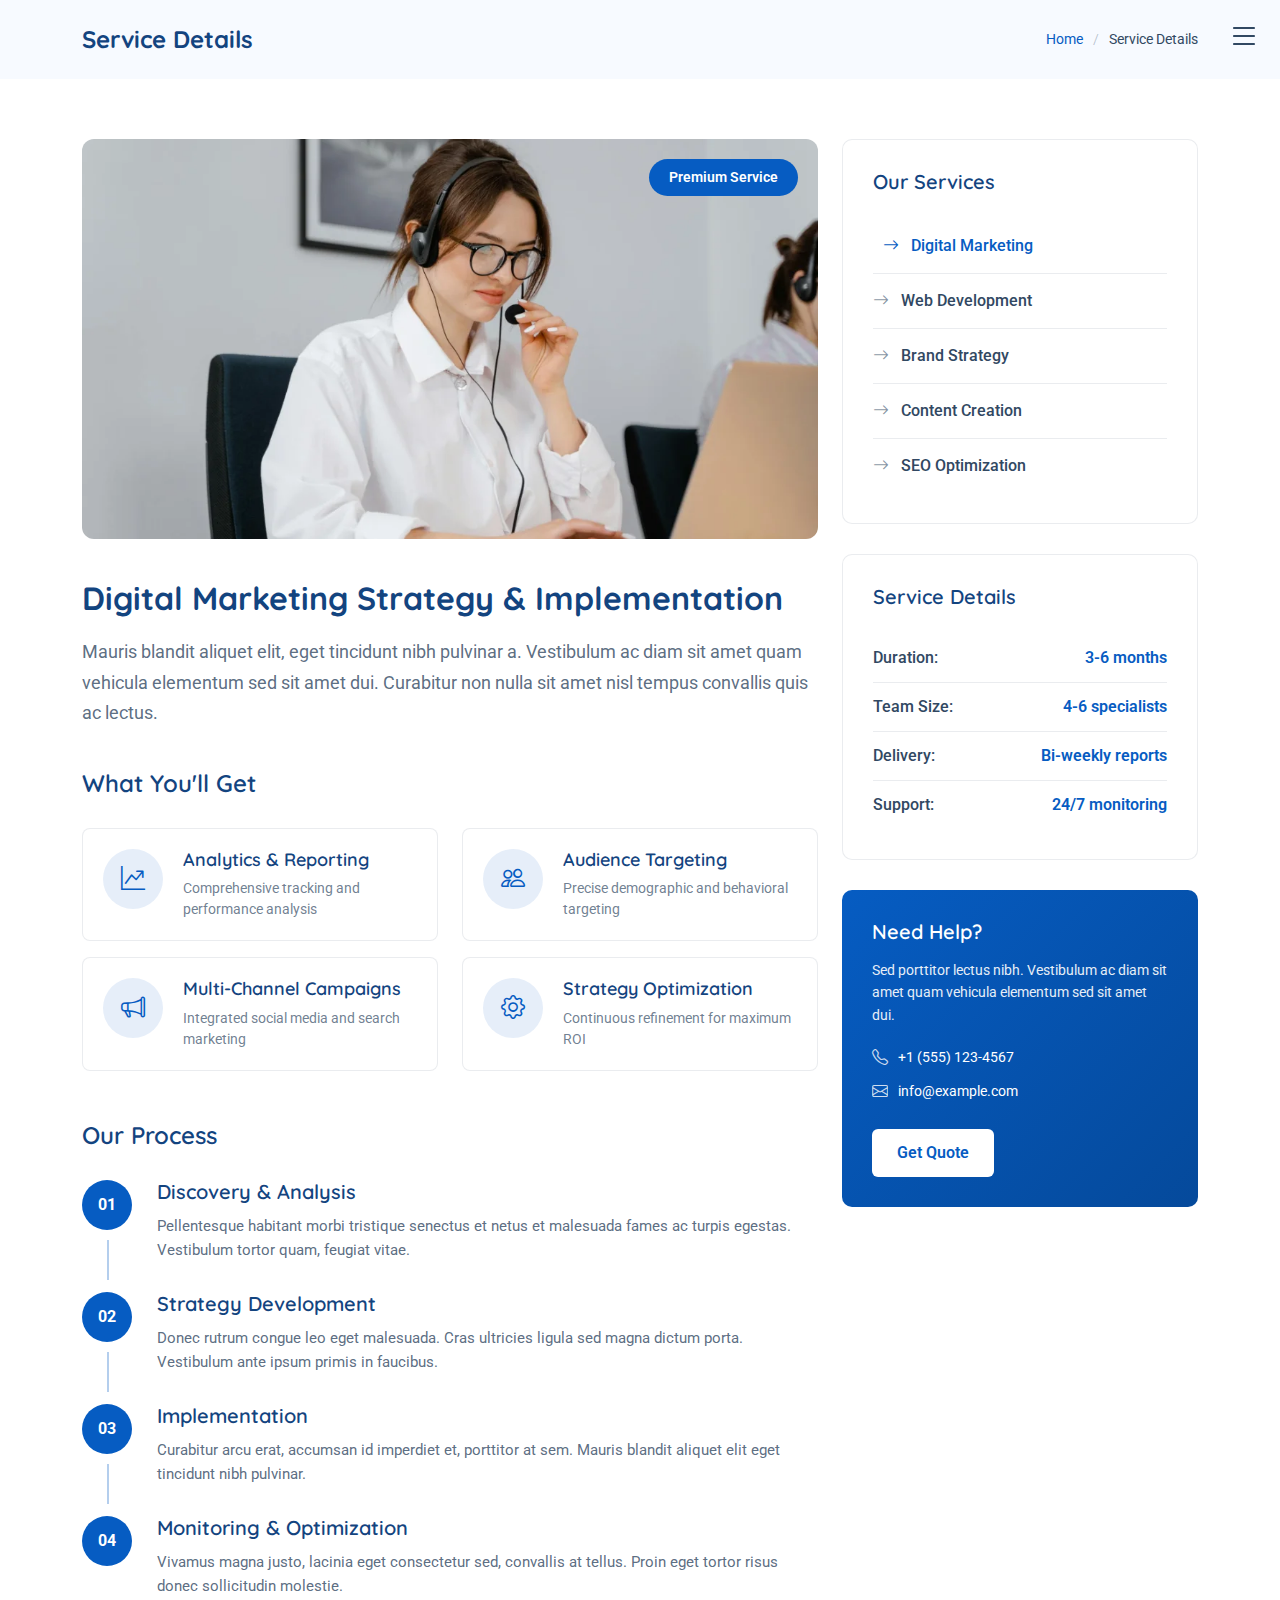
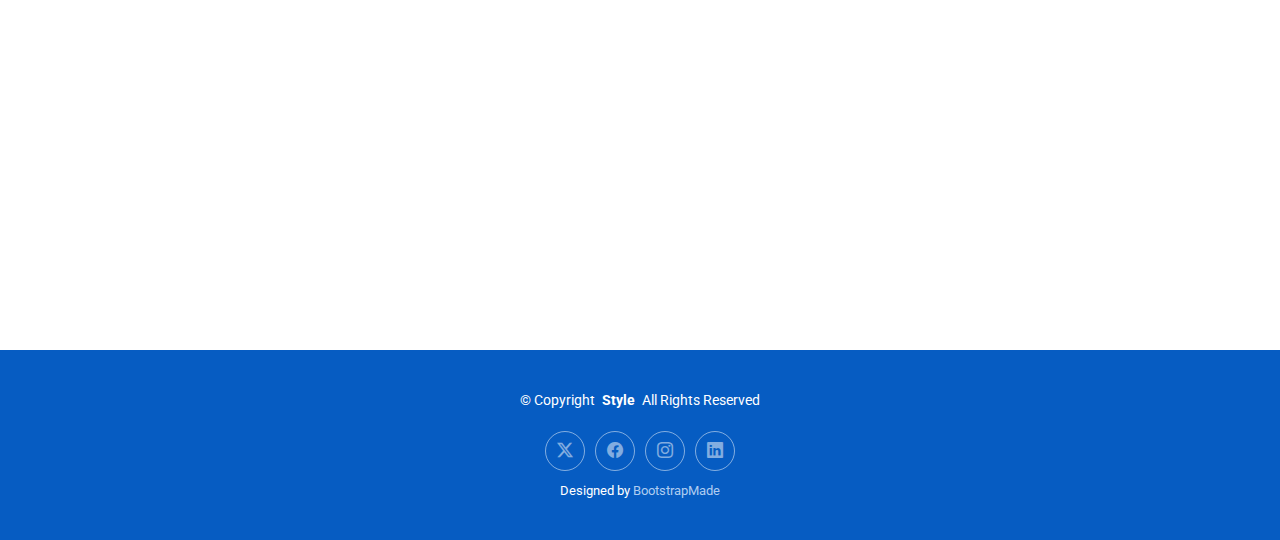
<file: service-details.html>
<!DOCTYPE html>
<html lang="en">

<head>
  <meta charset="utf-8">
  <meta content="width=device-width, initial-scale=1.0" name="viewport">
  <title>Service Details - Style Bootstrap Template</title>
  <meta name="description" content="">
  <meta name="keywords" content="">

  <!-- Favicons -->
  <link href="assets/img/favicon.png" rel="icon">
  <link href="assets/img/apple-touch-icon.png" rel="apple-touch-icon">

  <!-- Fonts -->
  <link href="https://fonts.googleapis.com" rel="preconnect">
  <link href="https://fonts.gstatic.com" rel="preconnect" crossorigin>
  <link href="https://fonts.googleapis.com/css2?family=Roboto:ital,wght@0,100;0,300;0,400;0,500;0,700;0,900;1,100;1,300;1,400;1,500;1,700;1,900&family=Open+Sans:ital,wght@0,300;0,400;0,500;0,600;0,700;0,800;1,300;1,400;1,500;1,600;1,700;1,800&family=Quicksand:wght@300;400;500;600;700&display=swap" rel="stylesheet">

  <!-- Vendor CSS Files -->
  <link href="assets/vendor/bootstrap/css/bootstrap.min.css" rel="stylesheet">
  <link href="assets/vendor/bootstrap-icons/bootstrap-icons.css" rel="stylesheet">
  <link href="assets/vendor/aos/aos.css" rel="stylesheet">
  <link href="assets/vendor/glightbox/css/glightbox.min.css" rel="stylesheet">
  <link href="assets/vendor/swiper/swiper-bundle.min.css" rel="stylesheet">

  <!-- Main CSS File -->
  <link href="assets/css/main.css" rel="stylesheet">

  <!-- =======================================================
  * Template Name: Style
  * Template URL: https://bootstrapmade.com/style-bootstrap-portfolio-template/
  * Updated: Jul 02 2025 with Bootstrap v5.3.7
  * Author: BootstrapMade.com
  * License: https://bootstrapmade.com/license/
  ======================================================== -->
</head>

<body class="service-details-page">

  <header id="header" class="header d-flex align-items-center fixed-top">
    <div class="container-fluid position-relative d-flex align-items-center justify-content-between">

      <a href="index.html" class="logo d-flex align-items-center">
        <!-- Uncomment the line below if you also wish to use an image logo -->
        <!-- <img src="assets/img/logo.webp" alt=""> -->
        <!-- Uncomment the line below if you also wish to use an text logo -->
        <!-- <h1 class="sitename">Style</h1>  -->
      </a>

      <nav id="navmenu" class="navmenu">

        <div class="profile-img">
          <img src="assets/img/profile/profile-square-1.webp" alt="" class="img-fluid rounded-circle">
        </div>

        <a href="index.html" class="logo d-flex align-items-center justify-content-center">
          <!-- Uncomment the line below if you also wish to use an image logo -->
          <!-- <img src="assets/img/logo.webp" alt=""> -->
          <h1 class="sitename">Alex Smith</h1>
        </a>

        <div class="social-links text-center">
          <a href="#" class="twitter"><i class="bi bi-twitter-x"></i></a>
          <a href="#" class="facebook"><i class="bi bi-facebook"></i></a>
          <a href="#" class="instagram"><i class="bi bi-instagram"></i></a>
          <a href="#" class="google-plus"><i class="bi bi-skype"></i></a>
          <a href="#" class="linkedin"><i class="bi bi-linkedin"></i></a>
        </div>

        <ul>
          <li><a href="#hero">Home</a></li>
          <li><a href="#about">About</a></li>
          <li><a href="#resume">Resume</a></li>
          <li><a href="#portfolio">Portfolio</a></li>
          <li><a href="#services">Services</a></li>
          <li class="dropdown"><a href="#"><span>Dropdown</span> <i class="bi bi-chevron-down toggle-dropdown"></i></a>
            <ul>
              <li><a href="#">Dropdown 1</a></li>
              <li class="dropdown"><a href="#"><span>Deep Dropdown</span> <i class="bi bi-chevron-down toggle-dropdown"></i></a>
                <ul>
                  <li><a href="#">Deep Dropdown 1</a></li>
                  <li><a href="#">Deep Dropdown 2</a></li>
                  <li><a href="#">Deep Dropdown 3</a></li>
                  <li><a href="#">Deep Dropdown 4</a></li>
                  <li><a href="#">Deep Dropdown 5</a></li>
                </ul>
              </li>
              <li><a href="#">Dropdown 2</a></li>
              <li><a href="#">Dropdown 3</a></li>
              <li><a href="#">Dropdown 4</a></li>
            </ul>
          </li>
          <li><a href="#contact">Contact</a></li>
        </ul>
        <i class="mobile-nav-toggle d-xl-none bi bi-list"></i>
      </nav>

    </div>
  </header>

  <main class="main">

    <!-- Page Title -->
    <div class="page-title light-background">
      <div class="container d-lg-flex justify-content-between align-items-center">
        <h1 class="mb-2 mb-lg-0">Service Details</h1>
        <nav class="breadcrumbs">
          <ol>
            <li><a href="index.html">Home</a></li>
            <li class="current">Service Details</li>
          </ol>
        </nav>
      </div>
    </div><!-- End Page Title -->

    <!-- Service Details Section -->
    <section id="service-details" class="service-details section">

      <div class="container" data-aos="fade-up" data-aos-delay="100">

        <div class="row gy-5">

          <div class="col-lg-8" data-aos="fade-up" data-aos-delay="200">
            <div class="service-hero">
              <img src="assets/img/services/services-7.webp" alt="" class="img-fluid">
              <div class="service-badge">
                <span>Premium Service</span>
              </div>
            </div>

            <div class="service-content">
              <div class="service-header">
                <h2>Digital Marketing Strategy &amp; Implementation</h2>
                <p class="service-intro">Mauris blandit aliquet elit, eget tincidunt nibh pulvinar a. Vestibulum ac diam sit amet quam vehicula elementum sed sit amet dui. Curabitur non nulla sit amet nisl tempus convallis quis ac lectus.</p>
              </div>

              <div class="service-features">
                <h4>What You'll Get</h4>
                <div class="row gy-3">
                  <div class="col-md-6">
                    <div class="feature-item">
                      <div class="feature-icon">
                        <i class="bi bi-graph-up-arrow"></i>
                      </div>
                      <div class="feature-content">
                        <h5>Analytics &amp; Reporting</h5>
                        <p>Comprehensive tracking and performance analysis</p>
                      </div>
                    </div>
                  </div>
                  <div class="col-md-6">
                    <div class="feature-item">
                      <div class="feature-icon">
                        <i class="bi bi-people"></i>
                      </div>
                      <div class="feature-content">
                        <h5>Audience Targeting</h5>
                        <p>Precise demographic and behavioral targeting</p>
                      </div>
                    </div>
                  </div>
                  <div class="col-md-6">
                    <div class="feature-item">
                      <div class="feature-icon">
                        <i class="bi bi-megaphone"></i>
                      </div>
                      <div class="feature-content">
                        <h5>Multi-Channel Campaigns</h5>
                        <p>Integrated social media and search marketing</p>
                      </div>
                    </div>
                  </div>
                  <div class="col-md-6">
                    <div class="feature-item">
                      <div class="feature-icon">
                        <i class="bi bi-gear"></i>
                      </div>
                      <div class="feature-content">
                        <h5>Strategy Optimization</h5>
                        <p>Continuous refinement for maximum ROI</p>
                      </div>
                    </div>
                  </div>
                </div>
              </div>

              <div class="service-process">
                <h4>Our Process</h4>
                <div class="process-steps">
                  <div class="process-step">
                    <div class="step-number">01</div>
                    <div class="step-content">
                      <h5>Discovery &amp; Analysis</h5>
                      <p>Pellentesque habitant morbi tristique senectus et netus et malesuada fames ac turpis egestas. Vestibulum tortor quam, feugiat vitae.</p>
                    </div>
                  </div>
                  <div class="process-step">
                    <div class="step-number">02</div>
                    <div class="step-content">
                      <h5>Strategy Development</h5>
                      <p>Donec rutrum congue leo eget malesuada. Cras ultricies ligula sed magna dictum porta. Vestibulum ante ipsum primis in faucibus.</p>
                    </div>
                  </div>
                  <div class="process-step">
                    <div class="step-number">03</div>
                    <div class="step-content">
                      <h5>Implementation</h5>
                      <p>Curabitur arcu erat, accumsan id imperdiet et, porttitor at sem. Mauris blandit aliquet elit eget tincidunt nibh pulvinar.</p>
                    </div>
                  </div>
                  <div class="process-step">
                    <div class="step-number">04</div>
                    <div class="step-content">
                      <h5>Monitoring &amp; Optimization</h5>
                      <p>Vivamus magna justo, lacinia eget consectetur sed, convallis at tellus. Proin eget tortor risus donec sollicitudin molestie.</p>
                    </div>
                  </div>
                </div>
              </div>

              <div class="service-gallery" data-aos="fade-up" data-aos-delay="300">
                <h4>Project Showcase</h4>
                <div class="row gy-3">
                  <div class="col-md-4">
                    <img src="assets/img/services/services-2.webp" alt="" class="img-fluid rounded">
                  </div>
                  <div class="col-md-4">
                    <img src="assets/img/services/services-8.webp" alt="" class="img-fluid rounded">
                  </div>
                  <div class="col-md-4">
                    <img src="assets/img/services/services-11.webp" alt="" class="img-fluid rounded">
                  </div>
                </div>
              </div>
            </div>
          </div>

          <div class="col-lg-4" data-aos="fade-up" data-aos-delay="400">
            <div class="service-sidebar">

              <div class="service-menu">
                <h4>Our Services</h4>
                <div class="menu-list">
                  <a href="#" class="menu-item active">
                    <i class="bi bi-arrow-right"></i>
                    <span>Digital Marketing</span>
                  </a>
                  <a href="#" class="menu-item">
                    <i class="bi bi-arrow-right"></i>
                    <span>Web Development</span>
                  </a>
                  <a href="#" class="menu-item">
                    <i class="bi bi-arrow-right"></i>
                    <span>Brand Strategy</span>
                  </a>
                  <a href="#" class="menu-item">
                    <i class="bi bi-arrow-right"></i>
                    <span>Content Creation</span>
                  </a>
                  <a href="#" class="menu-item">
                    <i class="bi bi-arrow-right"></i>
                    <span>SEO Optimization</span>
                  </a>
                </div>
              </div>

              <div class="service-info">
                <h4>Service Details</h4>
                <div class="info-list">
                  <div class="info-item">
                    <span class="info-label">Duration:</span>
                    <span class="info-value">3-6 months</span>
                  </div>
                  <div class="info-item">
                    <span class="info-label">Team Size:</span>
                    <span class="info-value">4-6 specialists</span>
                  </div>
                  <div class="info-item">
                    <span class="info-label">Delivery:</span>
                    <span class="info-value">Bi-weekly reports</span>
                  </div>
                  <div class="info-item">
                    <span class="info-label">Support:</span>
                    <span class="info-value">24/7 monitoring</span>
                  </div>
                </div>
              </div>

              <div class="contact-card">
                <div class="contact-content">
                  <h4>Need Help?</h4>
                  <p>Sed porttitor lectus nibh. Vestibulum ac diam sit amet quam vehicula elementum sed sit amet dui.</p>
                  <div class="contact-info">
                    <div class="contact-item">
                      <i class="bi bi-telephone"></i>
                      <span>+1 (555) 123-4567</span>
                    </div>
                    <div class="contact-item">
                      <i class="bi bi-envelope"></i>
                      <span>info@example.com</span>
                    </div>
                  </div>
                  <a href="#" class="btn btn-primary">Get Quote</a>
                </div>
              </div>

            </div>
          </div>

        </div>

      </div>

    </section><!-- /Service Details Section -->

  </main>

  <footer id="footer" class="footer dark-background">

    <div class="container">
      <div class="copyright text-center ">
        <p>© <span>Copyright</span> <strong class="px-1 sitename">Style</strong> <span>All Rights Reserved</span></p>
      </div>
      <div class="social-links d-flex justify-content-center">
        <a href=""><i class="bi bi-twitter-x"></i></a>
        <a href=""><i class="bi bi-facebook"></i></a>
        <a href=""><i class="bi bi-instagram"></i></a>
        <a href=""><i class="bi bi-linkedin"></i></a>
      </div>
      <div class="credits">
        <!-- All the links in the footer should remain intact. -->
        <!-- You can delete the links only if you've purchased the pro version. -->
        <!-- Licensing information: https://bootstrapmade.com/license/ -->
        <!-- Purchase the pro version with working PHP/AJAX contact form: [buy-url] -->
        Designed by <a href="https://bootstrapmade.com/">BootstrapMade</a>
      </div>
    </div>

  </footer>

  <!-- Scroll Top -->
  <a href="#" id="scroll-top" class="scroll-top d-flex align-items-center justify-content-center"><i class="bi bi-arrow-up-short"></i></a>

  <!-- Vendor JS Files -->
  <script src="assets/vendor/bootstrap/js/bootstrap.bundle.min.js"></script>
  <script src="assets/vendor/php-email-form/validate.js"></script>
  <script src="assets/vendor/aos/aos.js"></script>
  <script src="assets/vendor/purecounter/purecounter_vanilla.js"></script>
  <script src="assets/vendor/typed.js/typed.umd.js"></script>
  <script src="assets/vendor/waypoints/noframework.waypoints.js"></script>
  <script src="assets/vendor/glightbox/js/glightbox.min.js"></script>
  <script src="assets/vendor/imagesloaded/imagesloaded.pkgd.min.js"></script>
  <script src="assets/vendor/isotope-layout/isotope.pkgd.min.js"></script>
  <script src="assets/vendor/swiper/swiper-bundle.min.js"></script>

  <!-- Main JS File -->
  <script src="assets/js/main.js"></script>

</body>

</html>
</file>
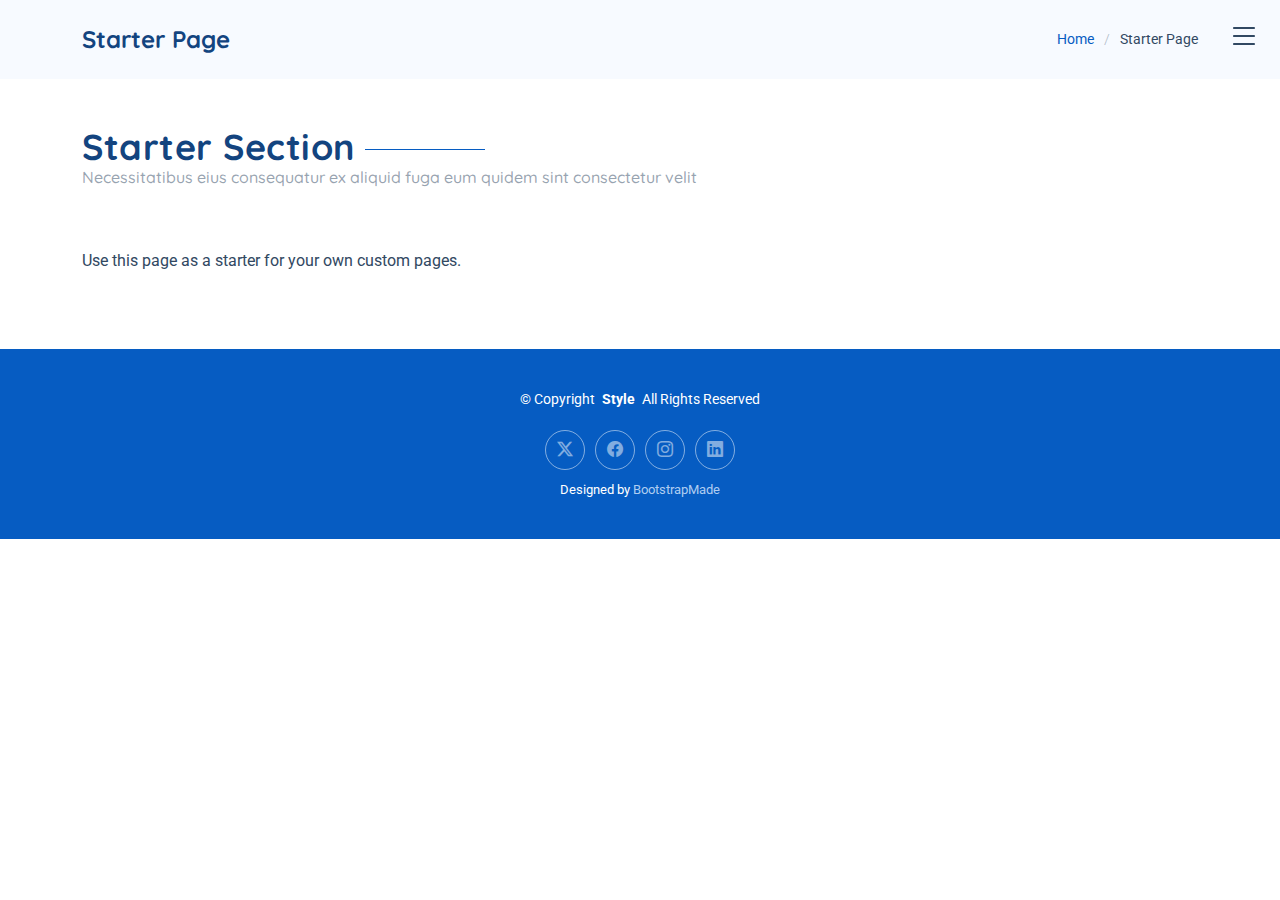
<file: starter-page.html>
<!DOCTYPE html>
<html lang="en">

<head>
  <meta charset="utf-8">
  <meta content="width=device-width, initial-scale=1.0" name="viewport">
  <title>Starter Page - Style Bootstrap Template</title>
  <meta name="description" content="">
  <meta name="keywords" content="">

  <!-- Favicons -->
  <link href="assets/img/favicon.png" rel="icon">
  <link href="assets/img/apple-touch-icon.png" rel="apple-touch-icon">

  <!-- Fonts -->
  <link href="https://fonts.googleapis.com" rel="preconnect">
  <link href="https://fonts.gstatic.com" rel="preconnect" crossorigin>
  <link href="https://fonts.googleapis.com/css2?family=Roboto:ital,wght@0,100;0,300;0,400;0,500;0,700;0,900;1,100;1,300;1,400;1,500;1,700;1,900&family=Open+Sans:ital,wght@0,300;0,400;0,500;0,600;0,700;0,800;1,300;1,400;1,500;1,600;1,700;1,800&family=Quicksand:wght@300;400;500;600;700&display=swap" rel="stylesheet">

  <!-- Vendor CSS Files -->
  <link href="assets/vendor/bootstrap/css/bootstrap.min.css" rel="stylesheet">
  <link href="assets/vendor/bootstrap-icons/bootstrap-icons.css" rel="stylesheet">
  <link href="assets/vendor/aos/aos.css" rel="stylesheet">
  <link href="assets/vendor/glightbox/css/glightbox.min.css" rel="stylesheet">
  <link href="assets/vendor/swiper/swiper-bundle.min.css" rel="stylesheet">

  <!-- Main CSS File -->
  <link href="assets/css/main.css" rel="stylesheet">

  <!-- =======================================================
  * Template Name: Style
  * Template URL: https://bootstrapmade.com/style-bootstrap-portfolio-template/
  * Updated: Jul 02 2025 with Bootstrap v5.3.7
  * Author: BootstrapMade.com
  * License: https://bootstrapmade.com/license/
  ======================================================== -->
</head>

<body class="starter-page-page">

  <header id="header" class="header d-flex align-items-center fixed-top">
    <div class="container-fluid position-relative d-flex align-items-center justify-content-between">

      <a href="index.html" class="logo d-flex align-items-center">
        <!-- Uncomment the line below if you also wish to use an image logo -->
        <!-- <img src="assets/img/logo.webp" alt=""> -->
        <!-- Uncomment the line below if you also wish to use an text logo -->
        <!-- <h1 class="sitename">Style</h1>  -->
      </a>

      <nav id="navmenu" class="navmenu">

        <div class="profile-img">
          <img src="assets/img/profile/profile-square-1.webp" alt="" class="img-fluid rounded-circle">
        </div>

        <a href="index.html" class="logo d-flex align-items-center justify-content-center">
          <!-- Uncomment the line below if you also wish to use an image logo -->
          <!-- <img src="assets/img/logo.webp" alt=""> -->
          <h1 class="sitename">Alex Smith</h1>
        </a>

        <div class="social-links text-center">
          <a href="#" class="twitter"><i class="bi bi-twitter-x"></i></a>
          <a href="#" class="facebook"><i class="bi bi-facebook"></i></a>
          <a href="#" class="instagram"><i class="bi bi-instagram"></i></a>
          <a href="#" class="google-plus"><i class="bi bi-skype"></i></a>
          <a href="#" class="linkedin"><i class="bi bi-linkedin"></i></a>
        </div>

        <ul>
          <li><a href="#hero">Home</a></li>
          <li><a href="#about">About</a></li>
          <li><a href="#resume">Resume</a></li>
          <li><a href="#portfolio">Portfolio</a></li>
          <li><a href="#services">Services</a></li>
          <li class="dropdown"><a href="#"><span>Dropdown</span> <i class="bi bi-chevron-down toggle-dropdown"></i></a>
            <ul>
              <li><a href="#">Dropdown 1</a></li>
              <li class="dropdown"><a href="#"><span>Deep Dropdown</span> <i class="bi bi-chevron-down toggle-dropdown"></i></a>
                <ul>
                  <li><a href="#">Deep Dropdown 1</a></li>
                  <li><a href="#">Deep Dropdown 2</a></li>
                  <li><a href="#">Deep Dropdown 3</a></li>
                  <li><a href="#">Deep Dropdown 4</a></li>
                  <li><a href="#">Deep Dropdown 5</a></li>
                </ul>
              </li>
              <li><a href="#">Dropdown 2</a></li>
              <li><a href="#">Dropdown 3</a></li>
              <li><a href="#">Dropdown 4</a></li>
            </ul>
          </li>
          <li><a href="#contact">Contact</a></li>
        </ul>
        <i class="mobile-nav-toggle d-xl-none bi bi-list"></i>
      </nav>

    </div>
  </header>

  <main class="main">

    <!-- Page Title -->
    <div class="page-title light-background">
      <div class="container d-lg-flex justify-content-between align-items-center">
        <h1 class="mb-2 mb-lg-0">Starter Page</h1>
        <nav class="breadcrumbs">
          <ol>
            <li><a href="index.html">Home</a></li>
            <li class="current">Starter Page</li>
          </ol>
        </nav>
      </div>
    </div><!-- End Page Title -->

    <!-- Starter Section Section -->
    <section id="starter-section" class="starter-section section">

      <!-- Section Title -->
      <div class="container section-title">
        <h2>Starter Section</h2>
        <p>Necessitatibus eius consequatur ex aliquid fuga eum quidem sint consectetur velit</p>
      </div><!-- End Section Title -->

      <div class="container" data-aos="fade-up">
        <p>Use this page as a starter for your own custom pages.</p>
      </div>

    </section><!-- /Starter Section Section -->

  </main>

  <footer id="footer" class="footer dark-background">

    <div class="container">
      <div class="copyright text-center ">
        <p>© <span>Copyright</span> <strong class="px-1 sitename">Style</strong> <span>All Rights Reserved</span></p>
      </div>
      <div class="social-links d-flex justify-content-center">
        <a href=""><i class="bi bi-twitter-x"></i></a>
        <a href=""><i class="bi bi-facebook"></i></a>
        <a href=""><i class="bi bi-instagram"></i></a>
        <a href=""><i class="bi bi-linkedin"></i></a>
      </div>
      <div class="credits">
        <!-- All the links in the footer should remain intact. -->
        <!-- You can delete the links only if you've purchased the pro version. -->
        <!-- Licensing information: https://bootstrapmade.com/license/ -->
        <!-- Purchase the pro version with working PHP/AJAX contact form: [buy-url] -->
        Designed by <a href="https://bootstrapmade.com/">BootstrapMade</a>
      </div>
    </div>

  </footer>

  <!-- Scroll Top -->
  <a href="#" id="scroll-top" class="scroll-top d-flex align-items-center justify-content-center"><i class="bi bi-arrow-up-short"></i></a>

  <!-- Vendor JS Files -->
  <script src="assets/vendor/bootstrap/js/bootstrap.bundle.min.js"></script>
  <script src="assets/vendor/php-email-form/validate.js"></script>
  <script src="assets/vendor/aos/aos.js"></script>
  <script src="assets/vendor/purecounter/purecounter_vanilla.js"></script>
  <script src="assets/vendor/typed.js/typed.umd.js"></script>
  <script src="assets/vendor/waypoints/noframework.waypoints.js"></script>
  <script src="assets/vendor/glightbox/js/glightbox.min.js"></script>
  <script src="assets/vendor/imagesloaded/imagesloaded.pkgd.min.js"></script>
  <script src="assets/vendor/isotope-layout/isotope.pkgd.min.js"></script>
  <script src="assets/vendor/swiper/swiper-bundle.min.js"></script>

  <!-- Main JS File -->
  <script src="assets/js/main.js"></script>

</body>

</html>
</file>
<file: assets/css/main.css>
/**
* Template Name: Style
* Template URL: https://bootstrapmade.com/style-bootstrap-portfolio-template/
* Updated: Jul 02 2025 with Bootstrap v5.3.7
* Author: BootstrapMade.com
* License: https://bootstrapmade.com/license/
*/

@charset "UTF-8";

/*--------------------------------------------------------------
# Font & Color Variables
# Help: https://bootstrapmade.com/color-system/
--------------------------------------------------------------*/
/* Fonts */
:root {
  --default-font: "Roboto", system-ui, -apple-system, "Segoe UI", Roboto,
    "Helvetica Neue", Arial, "Noto Sans", "Liberation Sans", sans-serif,
    "Apple Color Emoji", "Segoe UI Emoji", "Segoe UI Symbol", "Noto Color Emoji";
  --heading-font: "Quicksand", sans-serif;
  --nav-font: "Open Sans", sans-serif;
}

/* Global Colors - The following color variables are used throughout the website. Updating them here will change the color scheme of the entire website */
:root {
  --background-color: #fff; /* Background color for the entire website, including individual sections */
  --default-color: #314862; /* Default color used for the majority of the text content across the entire website */
  --heading-color: #13447f; /* Color for headings, subheadings and title throughout the website */
  --accent-color: #065cc2; /* Accent color that represents your brand on the website. It's used for buttons, links, and other elements that need to stand out */
  --surface-color: #ffffff; /* The surface color is used as a background of boxed elements within sections, such as cards, icon boxes, or other elements that require a visual separation from the global background. */
  --contrast-color: #ffffff; /* Contrast color for text, ensuring readability against backgrounds of accent, heading, or default colors. */
}

/* Nav Menu Colors - The following color variables are used specifically for the navigation menu. They are separate from the global colors to allow for more customization options */
:root {
  --nav-color: #314862; /* The default color of the main navmenu links */
  --nav-hover-color: #065cc2; /* Applied to main navmenu links when they are hovered over or active */
  --nav-mobile-background-color: #11427d; /* Used as the background color for mobile navigation menu */
  --nav-dropdown-background-color: #065cc2; /* Used as the background color for dropdown items that appear when hovering over primary navigation items */
  --nav-dropdown-color: #acc4e0; /* Used for navigation links of the dropdown items in the navigation menu. */
  --nav-dropdown-hover-color: #ffffff; /* Similar to --nav-hover-color, this color is applied to dropdown navigation links when they are hovered over. */
}

/* Color Presets - These classes override global colors when applied to any section or element, providing reuse of the sam color scheme. */

.light-background {
  --background-color: #f7faff;
  --surface-color: #ffffff;
}

.dark-background {
  --background-color: #065cc2;
  --default-color: #ffffff;
  --heading-color: #ffffff;
  --accent-color: #afcdf1;
  --surface-color: #2973cc;
  --contrast-color: #ffffff;
}

/* Smooth scroll */
:root {
  scroll-behavior: smooth;
}

/*--------------------------------------------------------------
# General Styling & Shared Classes
--------------------------------------------------------------*/
body {
  color: var(--default-color);
  background-color: var(--background-color);
  font-family: var(--default-font);
}

a {
  color: var(--accent-color);
  text-decoration: none;
  transition: 0.3s;
}

a:hover {
  color: color-mix(in srgb, var(--accent-color), transparent 25%);
  text-decoration: none;
}

h1,
h2,
h3,
h4,
h5,
h6 {
  color: var(--heading-color);
  font-family: var(--heading-font);
}

/* PHP Email Form Messages
------------------------------*/
.php-email-form .error-message {
  display: none;
  background: #df1529;
  color: #ffffff;
  text-align: left;
  padding: 15px;
  margin-bottom: 24px;
  font-weight: 600;
}

.php-email-form .sent-message {
  display: none;
  color: #ffffff;
  background: #059652;
  text-align: center;
  padding: 15px;
  margin-bottom: 24px;
  font-weight: 600;
}

.php-email-form .loading {
  display: none;
  background: var(--surface-color);
  text-align: center;
  padding: 15px;
  margin-bottom: 24px;
}

.php-email-form .loading:before {
  content: "";
  display: inline-block;
  border-radius: 50%;
  width: 24px;
  height: 24px;
  margin: 0 10px -6px 0;
  border: 3px solid var(--accent-color);
  border-top-color: var(--surface-color);
  animation: php-email-form-loading 1s linear infinite;
}

@keyframes php-email-form-loading {
  0% {
    transform: rotate(0deg);
  }

  100% {
    transform: rotate(360deg);
  }
}

/*--------------------------------------------------------------
# Global Header
--------------------------------------------------------------*/
.header {
  --background-color: rgba(255, 255, 255, 0);
  color: var(--default-color);
  background-color: var(--background-color);
  padding: 15px 0;
  transition: all 0.5s;
  z-index: 997;
}

.header .logo {
  line-height: 1;
}

.header .logo img {
  max-height: 32px;
  margin-right: 8px;
}

.header .logo h1 {
  font-size: 30px;
  margin: 0;
  font-weight: 700;
  color: var(--heading-color);
}

/*--------------------------------------------------------------
# Navigation Menu
--------------------------------------------------------------*/
/* Navmenu */
.mobile-nav-toggle {
  color: var(--nav-color);
  position: fixed;
  top: 20px;
  right: 20px;
  font-size: 32px;
  line-height: 0;
  cursor: pointer;
  display: block !important;
  z-index: 998;
  transition: 0.3s;
}

.mobile-nav-toggle:hover {
  color: var(--nav-hover-color);
}

.navmenu {
  position: fixed;
  top: 0;
  bottom: 0;
  right: -300px;
  z-index: 997;
  transition: 0.3s;
  width: 300px;
  overflow: hidden;
}

.navmenu .profile-img img {
  margin: 15px auto;
  display: block;
  width: 160px;
  border: 8px solid color-mix(in srgb, var(--contrast-color), transparent 85%);
}

.navmenu .logo {
  line-height: 1;
  margin-bottom: 15px;
}

.navmenu .logo img {
  max-height: 32px;
  margin-right: 8px;
}

.navmenu .logo h1 {
  font-size: 24px;
  margin: 0;
  font-weight: 700;
  color: var(--contrast-color);
}

.navmenu .social-links {
  margin: 0 0 20px 0;
}

.navmenu .social-links a {
  font-size: 16px;
  display: inline-flex;
  align-items: center;
  justify-content: center;
  padding: 0;
  background: color-mix(in srgb, var(--contrast-color), transparent 90%);
  color: var(--contrast-color);
  margin: 0 2px;
  border-radius: 50%;
  width: 40px;
  height: 40px;
  transition: 0.3s;
}

.navmenu .social-links a i {
  margin: 0;
}

.navmenu .social-links a:hover {
  color: var(--contrast-color);
  background: var(--accent-color);
}

.navmenu ul {
  display: block;
  list-style: none;
  padding: 10px 0;
  margin: 0;
  overflow-y: auto;
  transition: 0.3s;
  z-index: 998;
}

.navmenu a,
.navmenu a:focus {
  color: var(--nav-dropdown-color);
  padding: 10px 20px;
  font-family: var(--nav-font);
  font-size: 17px;
  font-weight: 500;
  display: flex;
  align-items: center;
  justify-content: space-between;
  white-space: nowrap;
  transition: 0.3s;
}

.navmenu a i,
.navmenu a:focus i {
  font-size: 12px;
  line-height: 0;
  margin-left: 5px;
  width: 30px;
  height: 30px;
  display: flex;
  align-items: center;
  justify-content: center;
  border-radius: 50%;
  transition: 0.3s;
  background-color: color-mix(in srgb, var(--accent-color), transparent 90%);
}

.navmenu a i:hover,
.navmenu a:focus i:hover {
  background-color: var(--accent-color);
  color: var(--contrast-color);
}

.navmenu a:hover,
.navmenu .active,
.navmenu .active:focus {
  color: var(--nav-dropdown-hover-color);
}

.navmenu .active i,
.navmenu .active:focus i {
  background-color: var(--accent-color);
  color: var(--contrast-color);
  transform: rotate(180deg);
}

.navmenu .dropdown ul {
  position: static;
  display: none;
  z-index: 99;
  padding: 10px 0;
  margin: 10px 20px;
  box-shadow: none;
  transition: all 0.5s ease-in-out;
}

.navmenu .dropdown > .dropdown-active {
  display: block;
  background-color: var(--nav-dropdown-background-color);
  border: 1px solid
    color-mix(in srgb, var(--nav-dropdown-color), transparent 90%);
}

.mobile-nav-active {
  overflow: hidden;
}

.mobile-nav-active .mobile-nav-toggle {
  right: 310px;
  font-size: 36px;
}

.mobile-nav-active .navmenu {
  position: fixed;
  overflow: hidden;
  top: 0;
  bottom: 0;
  right: 0;
  background-color: var(--nav-mobile-background-color);
  transition: 0.3s;
}

/*--------------------------------------------------------------
# Global Footer
--------------------------------------------------------------*/
.footer {
  color: var(--default-color);
  background-color: var(--background-color);
  font-size: 14px;
  padding: 40px 0;
  position: relative;
}

.footer .copyright p {
  margin-bottom: 0;
}

.footer .social-links {
  margin-top: 20px;
}

.footer .social-links a {
  display: flex;
  align-items: center;
  justify-content: center;
  width: 40px;
  height: 40px;
  border-radius: 50%;
  border: 1px solid color-mix(in srgb, var(--default-color), transparent 50%);
  font-size: 16px;
  color: color-mix(in srgb, var(--default-color), transparent 50%);
  margin: 0 5px;
  transition: 0.3s;
}

.footer .social-links a:hover {
  color: var(--accent-color);
  border-color: var(--accent-color);
}

.footer .credits {
  margin-top: 10px;
  font-size: 13px;
  text-align: center;
}

/*--------------------------------------------------------------
# Scroll Top Button
--------------------------------------------------------------*/
.scroll-top {
  position: fixed;
  visibility: hidden;
  opacity: 0;
  right: 15px;
  bottom: -15px;
  z-index: 99999;
  background-color: var(--accent-color);
  width: 44px;
  height: 44px;
  border-radius: 50px;
  transition: all 0.4s;
}

.scroll-top i {
  font-size: 24px;
  color: var(--contrast-color);
  line-height: 0;
}

.scroll-top:hover {
  background-color: color-mix(in srgb, var(--accent-color), transparent 20%);
  color: var(--contrast-color);
}

.scroll-top.active {
  visibility: visible;
  opacity: 1;
  bottom: 15px;
}

/*--------------------------------------------------------------
# Disable aos animation delay on mobile devices
--------------------------------------------------------------*/
@media screen and (max-width: 768px) {
  [data-aos-delay] {
    transition-delay: 0 !important;
  }
}

/*--------------------------------------------------------------
# Global Page Titles & Breadcrumbs
--------------------------------------------------------------*/
.page-title {
  color: var(--default-color);
  background-color: var(--background-color);
  padding: 25px 0;
  position: relative;
}

.page-title h1 {
  font-size: 24px;
  font-weight: 700;
}

.page-title .breadcrumbs ol {
  display: flex;
  flex-wrap: wrap;
  list-style: none;
  padding: 0;
  margin: 0;
  font-size: 14px;
  font-weight: 400;
}

.page-title .breadcrumbs ol li + li {
  padding-left: 10px;
}

.page-title .breadcrumbs ol li + li::before {
  content: "/";
  display: inline-block;
  padding-right: 10px;
  color: color-mix(in srgb, var(--default-color), transparent 70%);
}

/*--------------------------------------------------------------
# Global Sections
--------------------------------------------------------------*/
section,
.section {
  color: var(--default-color);
  background-color: var(--background-color);
  padding: 60px 0;
  overflow: clip;
}

/*--------------------------------------------------------------
# Global Section Titles
--------------------------------------------------------------*/
.section-title {
  padding-bottom: 60px;
  position: relative;
}

.section-title h2 {
  font-size: 36px;
  font-weight: 700;
  padding: 0;
  line-height: 1px;
  margin: 0;
  letter-spacing: 0.5px;
  position: relative;
}

.section-title h2::after {
  content: "";
  width: 120px;
  height: 1px;
  display: inline-block;
  background: var(--accent-color);
  margin: 10px 10px;
}

.section-title p {
  color: color-mix(in srgb, var(--default-color), transparent 50%);
  margin: 5px 0 0 0;
  font-size: 16px;
  font-weight: 500;
  font-family: var(--heading-font);
}

/*--------------------------------------------------------------
# Hero Section
--------------------------------------------------------------*/
.hero {
  padding: 120px 0;
  position: relative;
  overflow: hidden;
  min-height: 100vh;
  display: flex;
  align-items: center;
}

.hero::before {
  content: "";
  position: absolute;
  top: 0;
  left: 0;
  right: 0;
  bottom: 0;
  background: url("../img/bg/hero-bg.jpg") no-repeat center center;
  background-size: cover;
  /* opacity: 0.08; */
  z-index: 1;
}

.hero .container {
  position: relative;
  z-index: 2;
}

@media (max-width: 991px) {
  .hero .hero-content {
    padding: 60px 30px;
    text-align: center;
  }
}

@media (max-width: 576px) {
  .hero .hero-content {
    padding: 40px 20px;
  }
}

.hero .content-wrapper {
  max-width: 600px;
}

.hero .hero-title {
  font-size: 3.5rem;
  font-weight: 700;
  margin-bottom: 1.5rem;
  line-height: 1.2;
}

@media (max-width: 768px) {
  .hero .hero-title {
    font-size: 2.8rem;
  }
}

@media (max-width: 576px) {
  .hero .hero-title {
    font-size: 2.2rem;
  }
}

.hero .hero-title .typed {
  color: var(--accent-color);
  position: relative;
}

.hero .lead {
  font-size: 1.2rem;
  /* color: color-mix(in srgb, var(--default-color), transparent 20%); */
  color: color-mix(in srgb, #fff, transparent 20%);
  margin-bottom: 3rem;
  line-height: 1.6;
}

@media (max-width: 768px) {
  .hero .lead {
    font-size: 1.1rem;
    margin-bottom: 2rem;
  }
}

.hero .hero-stats {
  display: flex;
  gap: 2rem;
  margin-bottom: 3rem;
}

@media (max-width: 768px) {
  .hero .hero-stats {
    justify-content: center;
    gap: 1.5rem;
    margin-bottom: 2rem;
  }
}

@media (max-width: 576px) {
  .hero .hero-stats {
    flex-direction: column;
    gap: 1rem;
  }
}

.hero .hero-stats .stat-item {
  display: flex;
  flex-direction: column;
  align-items: center;
}

.hero .hero-stats .stat-item .purecounter {
  font-size: 2rem;
  font-weight: 700;
  color: var(--accent-color);
  line-height: 1;
}

.hero .hero-stats .stat-item .stat-label {
  font-size: 0.9rem;
  /* color: color-mix(in srgb, var(--default-color), transparent 40%); */
  color: color-mix(in srgb, #fff, transparent 40%);
  margin-top: 0.25rem;
}

.hero .hero-actions {
  display: flex;
  gap: 1rem;
  margin-bottom: 3rem;
}

@media (max-width: 768px) {
  .hero .hero-actions {
    justify-content: center;
    margin-bottom: 2rem;
  }
}

@media (max-width: 576px) {
  .hero .hero-actions {
    flex-direction: column;
    align-items: center;
  }
}

.hero .hero-actions .btn {
  padding: 12px 30px;
  font-weight: 600;
  border-radius: 50px;
  text-decoration: none;
  transition: all 0.3s ease;
}

.hero .hero-actions .btn.btn-primary {
  background-color: var(--accent-color);
  color: var(--contrast-color);
  border: 2px solid var(--accent-color);
}

.hero .hero-actions .btn.btn-primary:hover {
  background-color: transparent;
  color: var(--accent-color);
}

.hero .hero-actions .btn.btn-outline {
  background-color: transparent;
  color: var(--default-color);
  border: 2px solid color-mix(in srgb, var(--default-color), transparent 70%);
}

.hero .hero-actions .btn.btn-outline:hover {
  background-color: var(--accent-color);
  color: var(--contrast-color);
  border-color: var(--accent-color);
}

.hero .social-links {
  display: flex;
  gap: 1rem;
}

@media (max-width: 768px) {
  .hero .social-links {
    justify-content: center;
  }
}

.hero .social-links a {
  width: 45px;
  height: 45px;
  display: flex;
  align-items: center;
  justify-content: center;
  border-radius: 50%;
  background-color: var(--surface-color);
  color: var(--default-color);
  text-decoration: none;
  transition: all 0.3s ease;
  box-shadow: 0 2px 10px
    color-mix(in srgb, var(--default-color), transparent 90%);
}

.hero .social-links a:hover {
  background-color: var(--accent-color);
  color: var(--contrast-color);
  transform: translateY(-3px);
}

.hero .social-links a i {
  font-size: 1.2rem;
}

.hero .hero-image {
  position: relative;
  display: flex;
  align-items: center;
  justify-content: center;
  padding: 60px 30px;
}

@media (max-width: 991px) {
  .hero .hero-image {
    min-height: auto;
    padding: 40px 30px;
  }
}

.hero .image-container {
  position: relative;
  max-width: 500px;
  width: 100%;
}

.hero .hero-main-image {
  border-radius: 20px;
  box-shadow: 0 20px 60px
    color-mix(in srgb, var(--default-color), transparent 85%);
  position: relative;
  z-index: 2;
}

.hero .image-overlay {
  position: absolute;
  top: 20px;
  left: 20px;
  right: -20px;
  bottom: -20px;
  background: linear-gradient(
    45deg,
    var(--accent-color),
    color-mix(in srgb, var(--accent-color), transparent 30%)
  );
  border-radius: 20px;
  z-index: 1;
}

.hero .floating-elements {
  position: absolute;
  top: 0;
  left: 0;
  right: 0;
  bottom: 0;
  z-index: 3;
}

.hero .floating-card {
  position: absolute;
  background-color: var(--surface-color);
  padding: 15px 20px;
  border-radius: 15px;
  box-shadow: 0 10px 30px
    color-mix(in srgb, var(--default-color), transparent 90%);
  display: flex;
  align-items: center;
  gap: 10px;
  white-space: nowrap;
  animation: float 6s ease-in-out infinite;
}

@media (max-width: 768px) {
  .hero .floating-card {
    padding: 10px 15px;
    font-size: 0.9rem;
  }
}

.hero .floating-card i {
  font-size: 1.5rem;
  color: var(--accent-color);
}

@media (max-width: 768px) {
  .hero .floating-card i {
    font-size: 1.2rem;
  }
}

.hero .floating-card span {
  font-weight: 600;
  color: var(--default-color);
}

.hero .floating-card.card-1 {
  top: 10%;
  left: -10%;
  animation-delay: 0s;
}

@media (max-width: 768px) {
  .hero .floating-card.card-1 {
    top: 5%;
    left: -5%;
  }
}

.hero .floating-card.card-2 {
  top: 60%;
  right: -15%;
  animation-delay: 2s;
}

@media (max-width: 768px) {
  .hero .floating-card.card-2 {
    top: 70%;
    right: -10%;
  }
}

.hero .floating-card.card-3 {
  bottom: 15%;
  left: -5%;
  animation-delay: 4s;
}

@media (max-width: 768px) {
  .hero .floating-card.card-3 {
    bottom: 10%;
    left: 0%;
  }
}

@keyframes float {
  0%,
  100% {
    transform: translateY(0px);
  }

  50% {
    transform: translateY(-20px);
  }
}

/*--------------------------------------------------------------
# About Section
--------------------------------------------------------------*/
.about .profile-image-wrapper {
  position: relative;
}

.about .profile-image-wrapper .profile-image {
  position: relative;
  width: 280px;
  height: 280px;
  margin: 0 auto 40px;
  border-radius: 50%;
  overflow: hidden;
  border: 5px solid var(--accent-color);
  box-shadow: 0 10px 30px
    color-mix(in srgb, var(--accent-color), transparent 80%);
}

.about .profile-image-wrapper .profile-image img {
  width: 100%;
  height: 100%;
  object-fit: cover;
}

@media (max-width: 768px) {
  .about .profile-image-wrapper .profile-image {
    width: 200px;
    height: 200px;
  }
}

.about .profile-image-wrapper .signature-section {
  text-align: center;
}

.about .profile-image-wrapper .signature-section .signature {
  max-width: 200px;
  height: auto;
  margin-bottom: 15px;
  opacity: 0.8;
}

.about .profile-image-wrapper .signature-section .quote {
  font-style: italic;
  color: color-mix(in srgb, var(--default-color), transparent 30%);
  font-size: 14px;
  margin: 0;
  max-width: 250px;
  margin: 0 auto;
}

.about .about-content .intro {
  margin-bottom: 40px;
}

.about .about-content .intro h2 {
  font-size: 2.5rem;
  margin-bottom: 20px;
  font-weight: 700;
}

@media (max-width: 768px) {
  .about .about-content .intro h2 {
    font-size: 2rem;
    text-align: center;
  }
}

.about .about-content .intro p {
  font-size: 16px;
  line-height: 1.7;
  color: color-mix(in srgb, var(--default-color), transparent 20%);
}

@media (max-width: 768px) {
  .about .about-content .intro p {
    text-align: center;
  }
}

.about .about-content .skills-grid {
  display: grid;
  grid-template-columns: repeat(auto-fit, minmax(200px, 1fr));
  gap: 20px;
  margin-bottom: 40px;
}

.about .about-content .skills-grid .skill-item {
  text-align: center;
  padding: 20px;
  border-radius: 10px;
  background: color-mix(in srgb, var(--accent-color), transparent 94%);
  border: 1px solid color-mix(in srgb, var(--accent-color), transparent 85%);
  transition: all 0.3s ease;
}

.about .about-content .skills-grid .skill-item:hover {
  transform: translateY(-5px);
  box-shadow: 0 10px 25px
    color-mix(in srgb, var(--accent-color), transparent 85%);
}

.about .about-content .skills-grid .skill-item .skill-icon {
  width: 60px;
  height: 60px;
  margin: 0 auto 15px;
  display: flex;
  align-items: center;
  justify-content: center;
  background: var(--accent-color);
  border-radius: 50%;
  color: var(--contrast-color);
  font-size: 24px;
}

.about .about-content .skills-grid .skill-item h4 {
  font-size: 18px;
  margin-bottom: 10px;
  color: var(--heading-color);
}

.about .about-content .skills-grid .skill-item p {
  font-size: 14px;
  color: color-mix(in srgb, var(--default-color), transparent 30%);
  margin: 0;
}

.about .about-content .journey-timeline {
  margin-bottom: 40px;
}

.about .about-content .journey-timeline .timeline-item {
  display: flex;
  align-items: center;
  margin-bottom: 20px;
  padding: 15px;
  border-left: 3px solid var(--accent-color);
  background: color-mix(in srgb, var(--surface-color), transparent 30%);
  border-radius: 0 8px 8px 0;
  transition: all 0.3s ease;
}

.about .about-content .journey-timeline .timeline-item:hover {
  background: color-mix(in srgb, var(--accent-color), transparent 95%);
  border-left-color: color-mix(in srgb, var(--accent-color), transparent 10%);
}

.about .about-content .journey-timeline .timeline-item:last-child {
  margin-bottom: 0;
}

.about .about-content .journey-timeline .timeline-item .year {
  font-weight: 700;
  color: var(--accent-color);
  font-size: 18px;
  min-width: 80px;
  margin-right: 20px;
}

.about .about-content .journey-timeline .timeline-item .description {
  color: color-mix(in srgb, var(--default-color), transparent 20%);
  font-size: 15px;
  line-height: 1.5;
}

@media (max-width: 576px) {
  .about .about-content .journey-timeline .timeline-item {
    flex-direction: column;
    align-items: flex-start;
  }

  .about .about-content .journey-timeline .timeline-item .year {
    margin-right: 0;
    margin-bottom: 8px;
  }
}

.about .about-content .cta-section .fun-fact {
  display: flex;
  align-items: center;
  justify-content: center;
  margin-bottom: 30px;
  padding: 15px 25px;
  background: color-mix(in srgb, var(--accent-color), transparent 94%);
  border-radius: 50px;
  border: 1px solid color-mix(in srgb, var(--accent-color), transparent 85%);
}

.about .about-content .cta-section .fun-fact .emoji {
  font-size: 20px;
  margin-right: 10px;
}

.about .about-content .cta-section .fun-fact .text {
  color: color-mix(in srgb, var(--default-color), transparent 20%);
  font-size: 14px;
  font-weight: 500;
}

@media (max-width: 768px) {
  .about .about-content .cta-section .fun-fact {
    justify-content: center;
    text-align: center;
  }
}

.about .about-content .cta-section .action-buttons {
  display: flex;
  gap: 15px;
  justify-content: center;
}

@media (max-width: 576px) {
  .about .about-content .cta-section .action-buttons {
    flex-direction: column;
    align-items: center;
  }
}

.about .about-content .cta-section .action-buttons .btn {
  padding: 12px 30px;
  font-weight: 600;
  border-radius: 50px;
  text-decoration: none;
  transition: all 0.3s ease;
  font-size: 15px;
}

.about .about-content .cta-section .action-buttons .btn.btn-primary {
  background: var(--accent-color);
  color: var(--contrast-color);
  border: 2px solid var(--accent-color);
}

.about .about-content .cta-section .action-buttons .btn.btn-primary:hover {
  background: color-mix(in srgb, var(--accent-color), black 10%);
  border-color: color-mix(in srgb, var(--accent-color), black 10%);
  transform: translateY(-2px);
}

.about .about-content .cta-section .action-buttons .btn.btn-outline {
  background: transparent;
  color: var(--accent-color);
  border: 2px solid var(--accent-color);
}

.about .about-content .cta-section .action-buttons .btn.btn-outline:hover {
  background: var(--accent-color);
  color: var(--contrast-color);
  transform: translateY(-2px);
}

@media (max-width: 992px) {
  .about .profile-image-wrapper {
    margin-bottom: 40px;
  }
}

/*--------------------------------------------------------------
# Skills Section
--------------------------------------------------------------*/
.skills .skills-grid .skill-card {
  background: linear-gradient(
    135deg,
    var(--surface-color) 0%,
    color-mix(in srgb, var(--surface-color), var(--accent-color) 5%) 100%
  );
  border-radius: 15px;
  padding: 30px;
  height: 100%;
  position: relative;
  overflow: hidden;
  border: 1px solid color-mix(in srgb, var(--accent-color), transparent 85%);
  transition: all 0.3s ease;
}

.skills .skills-grid .skill-card:before {
  content: "";
  position: absolute;
  top: 0;
  left: 0;
  width: 100%;
  height: 3px;
  background: linear-gradient(
    90deg,
    var(--accent-color),
    color-mix(in srgb, var(--accent-color), var(--heading-color) 30%)
  );
}

.skills .skills-grid .skill-card:hover {
  transform: translateY(-10px);
  box-shadow: 0 20px 40px
    color-mix(in srgb, var(--accent-color), transparent 80%);
  border-color: color-mix(in srgb, var(--accent-color), transparent 60%);
}

.skills .skills-grid .skill-card .skill-header {
  display: flex;
  align-items: center;
  margin-bottom: 25px;
  gap: 15px;
}

.skills .skills-grid .skill-card .skill-header i {
  font-size: 28px;
  color: var(--accent-color);
  width: 50px;
  height: 50px;
  display: flex;
  align-items: center;
  justify-content: center;
  background: color-mix(in srgb, var(--accent-color), transparent 90%);
  border-radius: 12px;
}

.skills .skills-grid .skill-card .skill-header h3 {
  font-size: 20px;
  margin: 0;
  color: var(--heading-color);
}

.skills .skills-grid .skill-card .skill-item {
  margin-bottom: 20px;
}

.skills .skills-grid .skill-card .skill-item:last-child {
  margin-bottom: 0;
}

.skills .skills-grid .skill-card .skill-item .skill-info {
  display: flex;
  justify-content: space-between;
  align-items: center;
  margin-bottom: 8px;
}

.skills .skills-grid .skill-card .skill-item .skill-info .skill-name {
  font-weight: 600;
  color: var(--heading-color);
  font-size: 15px;
}

.skills .skills-grid .skill-card .skill-item .skill-info .skill-percentage {
  font-size: 14px;
  font-weight: 700;
  color: var(--accent-color);
}

.skills .skills-grid .skill-card .skill-item .skill-bar {
  height: 6px;
  background: color-mix(in srgb, var(--default-color), transparent 92%);
  border-radius: 10px;
  overflow: hidden;
  position: relative;
}

.skills .skills-grid .skill-card .skill-item .skill-bar .progress-bar {
  height: 100%;
  background: linear-gradient(
    45deg,
    var(--accent-color),
    color-mix(in srgb, var(--accent-color), var(--heading-color) 20%)
  );
  border-radius: 10px;
  width: 0;
  transition: width 1.8s cubic-bezier(0.4, 0, 0.2, 1);
  position: relative;
}

.skills .skills-grid .skill-card .skill-item .skill-bar .progress-bar:after {
  content: "";
  position: absolute;
  top: 0;
  left: 0;
  right: 0;
  bottom: 0;
  background: linear-gradient(
    90deg,
    transparent,
    rgba(255, 255, 255, 0.3),
    transparent
  );
  animation: shimmer 2s infinite;
}

.skills .skills-summary {
  background: var(--surface-color);
  padding: 40px 30px;
  border-radius: 15px;
  height: fit-content;
  position: sticky;
  top: 20px;
  box-shadow: 0 10px 30px
    color-mix(in srgb, var(--default-color), transparent 90%);
}

.skills .skills-summary h3 {
  color: var(--heading-color);
  margin-bottom: 20px;
  font-size: 24px;
}

.skills .skills-summary p {
  color: color-mix(in srgb, var(--default-color), transparent 20%);
  margin-bottom: 30px;
  line-height: 1.6;
}

.skills .skills-summary .summary-stats {
  margin-bottom: 30px;
}

.skills .skills-summary .summary-stats .stat-item {
  display: flex;
  align-items: center;
  margin-bottom: 20px;
  gap: 15px;
}

.skills .skills-summary .summary-stats .stat-item:last-child {
  margin-bottom: 0;
}

.skills .skills-summary .summary-stats .stat-item .stat-circle {
  width: 50px;
  height: 50px;
  border-radius: 50%;
  background: linear-gradient(
    135deg,
    var(--accent-color),
    color-mix(in srgb, var(--accent-color), var(--heading-color) 30%)
  );
  display: flex;
  align-items: center;
  justify-content: center;
  flex-shrink: 0;
}

.skills .skills-summary .summary-stats .stat-item .stat-circle i {
  color: var(--contrast-color);
  font-size: 20px;
}

.skills .skills-summary .summary-stats .stat-item .stat-info .stat-number {
  display: block;
  font-size: 24px;
  font-weight: 700;
  color: var(--heading-color);
  line-height: 1;
}

.skills .skills-summary .summary-stats .stat-item .stat-info .stat-label {
  font-size: 14px;
  color: color-mix(in srgb, var(--default-color), transparent 30%);
}

.skills .skills-summary .skills-badges h4 {
  color: var(--heading-color);
  margin-bottom: 15px;
  font-size: 18px;
}

.skills .skills-summary .skills-badges .badge-list {
  display: flex;
  flex-wrap: wrap;
  gap: 10px;
}

.skills .skills-summary .skills-badges .badge-list .skill-badge {
  background: linear-gradient(
    45deg,
    var(--accent-color),
    color-mix(in srgb, var(--accent-color), var(--heading-color) 20%)
  );
  color: var(--contrast-color);
  padding: 8px 16px;
  border-radius: 20px;
  font-size: 12px;
  font-weight: 600;
  text-transform: uppercase;
  letter-spacing: 0.5px;
}

@keyframes shimmer {
  0% {
    transform: translateX(-100%);
  }

  100% {
    transform: translateX(100%);
  }
}

@media (max-width: 991px) {
  .skills .skills-summary {
    margin-top: 30px;
    position: relative;
    top: auto;
  }
}

@media (max-width: 767px) {
  .skills .skills-grid .skill-card {
    padding: 25px 20px;
  }

  .skills .skills-grid .skill-card .skill-header {
    flex-direction: column;
    text-align: center;
    gap: 10px;
  }

  .skills .skills-grid .skill-card .skill-header h3 {
    font-size: 18px;
  }

  .skills .skills-summary {
    padding: 30px 20px;
  }

  .skills .skills-summary .summary-stats .stat-item .stat-circle {
    width: 45px;
    height: 45px;
  }

  .skills .skills-summary .summary-stats .stat-item .stat-circle i {
    font-size: 18px;
  }

  .skills .skills-summary .summary-stats .stat-item .stat-info .stat-number {
    font-size: 20px;
  }
}

/*--------------------------------------------------------------
# Resume Section
--------------------------------------------------------------*/
.resume .section-header {
  margin-bottom: 2.5rem;
}

.resume .section-header h2 {
  font-size: 1.8rem;
  font-weight: 700;
  margin-bottom: 1rem;
  display: flex;
  align-items: center;
  gap: 0.75rem;
}

.resume .section-header h2 i {
  color: var(--accent-color);
  font-size: 1.5rem;
}

.resume .section-header .section-subtitle {
  color: color-mix(in srgb, var(--default-color), transparent 30%);
  font-size: 1rem;
  line-height: 1.6;
}

.resume .experience-section {
  padding-right: 1.5rem;
}

.resume .experience-section .experience-cards .experience-card {
  background: var(--surface-color);
  border: 1px solid color-mix(in srgb, var(--default-color), transparent 90%);
  border-radius: 12px;
  padding: 1.8rem;
  margin-bottom: 1.5rem;
  transition: all 0.3s ease;
  position: relative;
  overflow: hidden;
}

.resume .experience-section .experience-cards .experience-card::before {
  content: "";
  position: absolute;
  top: 0;
  left: 0;
  width: 4px;
  height: 100%;
  background: linear-gradient(
    135deg,
    var(--accent-color),
    color-mix(in srgb, var(--accent-color), transparent 30%)
  );
}

.resume .experience-section .experience-cards .experience-card:hover {
  box-shadow: 0 8px 30px
    color-mix(in srgb, var(--default-color), transparent 85%);
  transform: translateY(-5px);
}

.resume .experience-section .experience-cards .experience-card .card-header {
  display: flex;
  justify-content: space-between;
  align-items: flex-start;
  margin-bottom: 1rem;
}

.resume
  .experience-section
  .experience-cards
  .experience-card
  .card-header
  .role-info
  h3 {
  color: var(--heading-color);
  font-size: 1.25rem;
  font-weight: 600;
  margin-bottom: 0.25rem;
}

.resume
  .experience-section
  .experience-cards
  .experience-card
  .card-header
  .role-info
  h4 {
  color: var(--accent-color);
  font-size: 1rem;
  font-weight: 500;
  margin: 0;
}

.resume
  .experience-section
  .experience-cards
  .experience-card
  .card-header
  .duration {
  background: color-mix(in srgb, var(--accent-color), transparent 90%);
  color: var(--accent-color);
  padding: 0.4rem 0.8rem;
  border-radius: 20px;
  font-size: 0.85rem;
  font-weight: 500;
  white-space: nowrap;
}

.resume .experience-section .experience-cards .experience-card .card-body p {
  color: color-mix(in srgb, var(--default-color), transparent 25%);
  margin-bottom: 1rem;
  line-height: 1.6;
}

.resume
  .experience-section
  .experience-cards
  .experience-card
  .card-body
  .achievements {
  margin: 0;
  padding-left: 0;
  list-style: none;
}

.resume
  .experience-section
  .experience-cards
  .experience-card
  .card-body
  .achievements
  li {
  position: relative;
  padding-left: 1.5rem;
  margin-bottom: 0.5rem;
  color: color-mix(in srgb, var(--default-color), transparent 15%);
  font-size: 0.9rem;
}

.resume
  .experience-section
  .experience-cards
  .experience-card
  .card-body
  .achievements
  li::before {
  content: "✓";
  position: absolute;
  left: 0;
  top: 0;
  color: var(--accent-color);
  font-weight: bold;
}

.resume
  .experience-section
  .experience-cards
  .experience-card
  .card-body
  .achievements
  li:last-child {
  margin-bottom: 0;
}

.resume .education-section {
  padding-left: 1.5rem;
}

.resume .education-section .education-timeline {
  position: relative;
}

.resume .education-section .education-timeline .timeline-track {
  position: absolute;
  left: 1rem;
  top: 2rem;
  bottom: 2rem;
  width: 2px;
  background: linear-gradient(
    to bottom,
    var(--accent-color),
    color-mix(in srgb, var(--accent-color), transparent 70%)
  );
}

.resume .education-section .education-timeline .education-item {
  position: relative;
  padding-left: 3rem;
  margin-bottom: 2.5rem;
}

.resume .education-section .education-timeline .education-item:last-child {
  margin-bottom: 0;
}

.resume
  .education-section
  .education-timeline
  .education-item
  .timeline-marker {
  position: absolute;
  left: 0.5rem;
  top: 1.5rem;
  width: 1rem;
  height: 1rem;
  background: var(--accent-color);
  border: 3px solid var(--surface-color);
  border-radius: 50%;
  box-shadow: 0 0 0 4px color-mix(in srgb, var(--accent-color), transparent 85%);
}

.resume
  .education-section
  .education-timeline
  .education-item
  .education-content {
  background: var(--surface-color);
  border: 1px solid color-mix(in srgb, var(--default-color), transparent 90%);
  border-radius: 8px;
  padding: 1.5rem;
  transition: all 0.3s ease;
}

.resume
  .education-section
  .education-timeline
  .education-item
  .education-content:hover {
  box-shadow: 0 5px 20px
    color-mix(in srgb, var(--default-color), transparent 90%);
}

.resume
  .education-section
  .education-timeline
  .education-item
  .education-content
  .degree-header {
  display: flex;
  justify-content: space-between;
  align-items: flex-start;
  margin-bottom: 0.5rem;
}

.resume
  .education-section
  .education-timeline
  .education-item
  .education-content
  .degree-header
  h3 {
  color: var(--heading-color);
  font-size: 1.1rem;
  font-weight: 600;
  margin: 0;
  line-height: 1.3;
}

.resume
  .education-section
  .education-timeline
  .education-item
  .education-content
  .degree-header
  .year {
  background: var(--accent-color);
  color: var(--contrast-color);
  padding: 0.3rem 0.7rem;
  border-radius: 15px;
  font-size: 0.8rem;
  font-weight: 500;
  white-space: nowrap;
}

.resume
  .education-section
  .education-timeline
  .education-item
  .education-content
  .institution {
  color: color-mix(in srgb, var(--accent-color), transparent 20%);
  font-size: 1rem;
  font-weight: 500;
  margin-bottom: 0.8rem;
}

.resume
  .education-section
  .education-timeline
  .education-item
  .education-content
  p {
  color: color-mix(in srgb, var(--default-color), transparent 30%);
  margin: 0;
  font-size: 0.9rem;
  line-height: 1.5;
}

@media (max-width: 992px) {
  .resume .experience-section,
  .resume .education-section {
    padding-left: 0;
    padding-right: 0;
    margin-bottom: 3rem;
  }

  .resume .section-header h2 {
    font-size: 1.6rem;
  }

  .resume .experience-cards .experience-card .card-header {
    flex-direction: column;
    gap: 0.8rem;
  }

  .resume .experience-cards .experience-card .card-header .duration {
    align-self: flex-start;
  }

  .resume
    .education-timeline
    .education-item
    .education-content
    .degree-header {
    flex-direction: column;
    gap: 0.5rem;
  }

  .resume
    .education-timeline
    .education-item
    .education-content
    .degree-header
    .year {
    align-self: flex-start;
  }
}

@media (max-width: 576px) {
  .resume .section-header h2 {
    font-size: 1.4rem;
  }

  .resume .section-header h2 i {
    font-size: 1.2rem;
  }

  .resume .experience-cards .experience-card {
    padding: 1.3rem;
  }

  .resume .education-timeline .timeline-track {
    left: 0.5rem;
  }

  .resume .education-timeline .education-item {
    padding-left: 2rem;
  }

  .resume .education-timeline .education-item .timeline-marker {
    left: 0;
  }
}

/*--------------------------------------------------------------
# Services Section
--------------------------------------------------------------*/
.services .service-item {
  height: 100%;
  padding: 2rem;
  background-color: var(--surface-color);
  border-radius: 12px;
  box-shadow: 0 5px 25px -5px rgba(0, 0, 0, 0.05);
  transition: all 0.3s ease-in-out;
  position: relative;
  overflow: hidden;
}

.services .service-item::before {
  content: "";
  position: absolute;
  top: 0;
  left: 0;
  width: 3px;
  height: 0;
  background-color: var(--accent-color);
  transition: height 0.3s ease-in-out;
}

.services .service-item:hover {
  transform: translateY(-5px);
  box-shadow: 0 8px 30px -5px rgba(0, 0, 0, 0.08);
}

.services .service-item:hover::before {
  height: 100%;
}

.services .service-item:hover .icon i {
  transform: scale(1.1) rotate(5deg);
  color: var(--accent-color);
}

.services .service-item:hover .link-item i {
  transform: translateX(5px);
}

.services .service-item .icon {
  margin-bottom: 1.5rem;
}

.services .service-item .icon i {
  font-size: 2.5rem;
  color: color-mix(in srgb, var(--accent-color), transparent 15%);
  transition: all 0.3s ease-in-out;
}

.services .service-item h3 {
  font-size: 1.5rem;
  margin-bottom: 1rem;
  font-weight: 600;
  color: var(--heading-color);
  font-family: var(--heading-font);
}

.services .service-item p {
  color: color-mix(in srgb, var(--default-color), transparent 25%);
  font-size: 1rem;
  line-height: 1.6;
  margin-bottom: 1.5rem;
}

.services .service-item .card-links {
  margin-top: auto;
}

.services .service-item .card-links .link-item {
  display: inline-flex;
  align-items: center;
  color: var(--accent-color);
  font-weight: 500;
  font-size: 0.95rem;
  transition: color 0.3s ease;
}

.services .service-item .card-links .link-item i {
  margin-left: 0.5rem;
  font-size: 1.1rem;
  transition: transform 0.3s ease;
}

.services .service-item .card-links .link-item:hover {
  color: color-mix(in srgb, var(--accent-color), transparent 25%);
}

@media (max-width: 991px) {
  .services .card-item {
    padding: 1.75rem;
  }

  .services .card-item h3 {
    font-size: 1.35rem;
  }

  .services .card-item .icon i {
    font-size: 2.25rem;
  }
}

@media (max-width: 767px) {
  .services .card-item {
    padding: 1.5rem;
  }

  .services .card-item h3 {
    font-size: 1.25rem;
  }

  .services .card-item .icon i {
    font-size: 2rem;
  }

  .services .card-item:hover {
    transform: translateY(-3px);
  }
}

/*--------------------------------------------------------------
# Portfolio Section
--------------------------------------------------------------*/
.portfolio .portfolio-filters {
  display: flex;
  justify-content: center;
  flex-wrap: wrap;
  gap: 15px;
  padding: 0;
  margin: 0 0 40px;
  list-style: none;
}

.portfolio .portfolio-filters li {
  font-size: 15px;
  font-weight: 500;
  padding: 12px 25px;
  cursor: pointer;
  background: var(--surface-color);
  color: var(--default-color);
  border-radius: 30px;
  display: flex;
  align-items: center;
  gap: 8px;
  transition: all 0.3s ease;
}

.portfolio .portfolio-filters li i {
  font-size: 1.1em;
  transition: transform 0.3s ease;
}

.portfolio .portfolio-filters li:hover {
  color: var(--accent-color);
  transform: translateY(-2px);
  background: color-mix(in srgb, var(--accent-color), transparent 92%);
}

.portfolio .portfolio-filters li:hover i {
  transform: scale(1.1);
}

.portfolio .portfolio-filters li.filter-active {
  background: var(--accent-color);
  color: var(--contrast-color);
}

@media (max-width: 768px) {
  .portfolio .portfolio-filters {
    gap: 10px;
  }

  .portfolio .portfolio-filters li {
    padding: 8px 20px;
    font-size: 14px;
  }
}

.portfolio .portfolio-entry {
  position: relative;
  border-radius: 16px;
  overflow: hidden;
  background: var(--surface-color);
  box-shadow: 0 4px 30px rgba(0, 0, 0, 0.05);
}

.portfolio .portfolio-entry .entry-image {
  position: relative;
  margin: 0;
  overflow: hidden;
  aspect-ratio: 16/9;
}

.portfolio .portfolio-entry .entry-image img {
  width: 100%;
  height: 100%;
  object-fit: cover;
  transition: transform 0.6s cubic-bezier(0.4, 0, 0.2, 1);
}

.portfolio .portfolio-entry .entry-image .entry-overlay {
  position: absolute;
  inset: 0;
  background: linear-gradient(180deg, transparent 0%, rgba(0, 0, 0, 0.8) 100%);
  display: flex;
  align-items: flex-end;
  padding: 30px;
  opacity: 0;
  transform: translateY(20px);
  transition: all 0.4s cubic-bezier(0.4, 0, 0.2, 1);
}

.portfolio .portfolio-entry .entry-image .entry-overlay .overlay-content {
  width: 100%;
  transform: translateY(20px);
  transition: transform 0.4s cubic-bezier(0.4, 0, 0.2, 1);
}

.portfolio .portfolio-entry .entry-image .entry-overlay .entry-meta {
  color: var(--accent-color);
  font-size: 14px;
  font-weight: 500;
  text-transform: uppercase;
  letter-spacing: 1px;
  margin-bottom: 10px;
}

.portfolio .portfolio-entry .entry-image .entry-overlay .entry-title {
  color: var(--contrast-color);
  font-size: 24px;
  font-weight: 600;
  margin: 0 0 20px;
}

.portfolio .portfolio-entry .entry-image .entry-overlay .entry-links {
  display: flex;
  gap: 15px;
}

.portfolio .portfolio-entry .entry-image .entry-overlay .entry-links a {
  width: 46px;
  height: 46px;
  display: flex;
  align-items: center;
  justify-content: center;
  background: var(--surface-color);
  color: var(--accent-color);
  border-radius: 12px;
  font-size: 20px;
  transition: all 0.3s ease;
  opacity: 0;
  transform: translateY(20px);
}

.portfolio .portfolio-entry .entry-image .entry-overlay .entry-links a:hover {
  background: var(--accent-color);
  color: var(--contrast-color);
  transform: translateY(-2px);
}

.portfolio
  .portfolio-entry
  .entry-image
  .entry-overlay
  .entry-links
  a:nth-child(1) {
  transition-delay: 0.1s;
}

.portfolio
  .portfolio-entry
  .entry-image
  .entry-overlay
  .entry-links
  a:nth-child(2) {
  transition-delay: 0.2s;
}

.portfolio .portfolio-entry:hover .entry-image img {
  transform: scale(1.05);
}

.portfolio .portfolio-entry:hover .entry-image .entry-overlay {
  opacity: 1;
  transform: translateY(0);
}

.portfolio .portfolio-entry:hover .entry-image .entry-overlay .overlay-content {
  transform: translateY(0);
}

.portfolio .portfolio-entry:hover .entry-image .entry-overlay .entry-links a {
  opacity: 1;
  transform: translateY(0);
}

@media (max-width: 768px) {
  .portfolio .portfolio-entry .entry-image .entry-overlay {
    padding: 20px;
  }

  .portfolio .portfolio-entry .entry-image .entry-overlay .entry-title {
    font-size: 20px;
    margin-bottom: 15px;
  }

  .portfolio .portfolio-entry .entry-image .entry-overlay .entry-links a {
    width: 40px;
    height: 40px;
    font-size: 18px;
  }
}

.portfolio .portfolio-item .entry-image {
  aspect-ratio: 4/3;
}

@media (min-width: 1200px) {
  .portfolio .portfolio-item .entry-title {
    font-size: 20px;
  }
}

@media (min-width: 768px) {
  .portfolio .row {
    margin-left: -10px;
    margin-right: -10px;
  }

  .portfolio .row .portfolio-item {
    padding-left: 10px;
    padding-right: 10px;
  }
}

@media (min-width: 992px) {
  .portfolio .row {
    margin-left: -12px;
    margin-right: -12px;
  }

  .portfolio .row .portfolio-item {
    padding-left: 12px;
    padding-right: 12px;
  }
}

@media (min-width: 1200px) {
  .portfolio .row {
    margin-left: -15px;
    margin-right: -15px;
  }

  .portfolio .row .portfolio-item {
    padding-left: 15px;
    padding-right: 15px;
  }
}

@media (min-width: 1200px) {
  .portfolio .entry-overlay {
    padding: 25px;
  }
}

@media (min-width: 992px) and (max-width: 1199px) {
  .portfolio .entry-overlay {
    padding: 20px;
  }
}

@media (max-width: 991px) {
  .portfolio .entry-overlay {
    padding: 20px;
  }
}

/*--------------------------------------------------------------
# Testimonials Section
--------------------------------------------------------------*/
.testimonials {
  padding: 80px 0;
  overflow: hidden;
}

.testimonials .critic-reviews {
  margin-bottom: 60px;
}

.testimonials .critic-reviews .critic-review {
  background-color: var(--surface-color);
  padding: 30px;
  border-radius: 15px;
  position: relative;
  box-shadow: 0 10px 25px rgba(0, 0, 0, 0.05);
  height: 100%;
  transition: transform 0.3s ease;
}

.testimonials .critic-reviews .critic-review .review-quote {
  position: absolute;
  top: -20px;
  left: 20px;
  font-size: 80px;
  font-family: Georgia, serif;
  color: var(--accent-color);
  opacity: 0.2;
  line-height: 1;
}

.testimonials .critic-reviews .critic-review .stars {
  margin-bottom: 15px;
  display: flex;
}

.testimonials .critic-reviews .critic-review .stars i {
  color: #ffd700;
  margin-right: 3px;
  font-size: 18px;
}

.testimonials .critic-reviews .critic-review p {
  font-size: 15px;
  line-height: 1.6;
  margin-bottom: 20px;
  color: var(--default-color);
  font-style: italic;
}

.testimonials .critic-reviews .critic-review .critic-info .critic-name {
  font-weight: 600;
  color: var(--heading-color);
  font-size: 16px;
}

.testimonials .critic-reviews .critic-review:hover {
  transform: translateY(-10px);
}

.testimonials .testimonials-container {
  margin-bottom: 60px;
}

.testimonials .testimonials-container .swiper-wrapper {
  height: auto !important;
  padding-bottom: 20px;
}

.testimonials .testimonials-container .testimonial-item {
  background-color: var(--surface-color);
  padding: 30px;
  border-radius: 10px;
  box-shadow: 0 5px 15px rgba(0, 0, 0, 0.05);
  height: 100%;
  border-top: 3px solid var(--accent-color);
}

.testimonials .testimonials-container .testimonial-item .stars {
  margin-bottom: 15px;
  display: flex;
}

.testimonials .testimonials-container .testimonial-item .stars i {
  color: #ffd700;
  margin-right: 3px;
  font-size: 16px;
}

.testimonials .testimonials-container .testimonial-item p {
  font-size: 15px;
  font-style: italic;
  margin-bottom: 20px;
  color: var(--default-color);
  line-height: 1.6;
}

.testimonials .testimonials-container .testimonial-item .testimonial-profile {
  display: flex;
  align-items: center;
}

.testimonials
  .testimonials-container
  .testimonial-item
  .testimonial-profile
  img {
  width: 50px;
  height: 50px;
  border-radius: 50%;
  border: 4px solid color-mix(in srgb, var(--accent-color), transparent 80%);
  margin-right: 15px;
}

.testimonials
  .testimonials-container
  .testimonial-item
  .testimonial-profile
  div
  h3 {
  font-size: 16px;
  font-weight: 600;
  margin: 0 0 5px;
  color: var(--heading-color);
}

.testimonials
  .testimonials-container
  .testimonial-item
  .testimonial-profile
  div
  h4 {
  font-size: 14px;
  color: color-mix(in srgb, var(--default-color), transparent 30%);
  margin: 0;
  font-weight: normal;
}

.testimonials .testimonials-container .swiper-pagination {
  margin-top: 20px;
  position: relative;
}

.testimonials
  .testimonials-container
  .swiper-pagination
  .swiper-pagination-bullet {
  width: 10px;
  height: 10px;
  background-color: color-mix(in srgb, var(--accent-color), transparent 70%);
  opacity: 1;
}

.testimonials
  .testimonials-container
  .swiper-pagination
  .swiper-pagination-bullet.swiper-pagination-bullet-active {
  background-color: var(--accent-color);
  width: 20px;
  border-radius: 10px;
}

.testimonials .overall-rating {
  background-color: var(--surface-color);
  padding: 40px;
  border-radius: 15px;
  box-shadow: 0 10px 25px rgba(0, 0, 0, 0.05);
  display: inline-block;
}

.testimonials .overall-rating .rating-number {
  font-size: 48px;
  font-weight: 700;
  color: var(--heading-color);
  line-height: 1;
  margin-bottom: 10px;
}

.testimonials .overall-rating .rating-stars {
  margin-bottom: 15px;
}

.testimonials .overall-rating .rating-stars i {
  color: #ffd700;
  font-size: 22px;
  margin: 0 3px;
}

.testimonials .overall-rating p {
  color: var(--default-color);
  font-size: 15px;
  margin-bottom: 15px;
}

.testimonials .overall-rating .rating-platforms {
  display: flex;
  justify-content: center;
  flex-wrap: wrap;
  gap: 15px;
}

.testimonials .overall-rating .rating-platforms span {
  font-size: 14px;
  color: var(--accent-color);
  background-color: color-mix(in srgb, var(--accent-color), transparent 90%);
  padding: 5px 15px;
  border-radius: 20px;
}

@media (max-width: 992px) {
  .testimonials .section-header h2 {
    font-size: 28px;
  }

  .testimonials .critic-reviews .critic-review {
    margin-bottom: 30px;
  }

  .testimonials .testimonials-container .testimonial-item {
    margin-bottom: 30px;
  }
}

@media (max-width: 768px) {
  .testimonials {
    padding: 60px 0;
  }

  .testimonials .section-header h2 {
    font-size: 24px;
  }

  .testimonials .overall-rating {
    padding: 30px;
  }

  .testimonials .overall-rating .rating-number {
    font-size: 36px;
  }

  .testimonials .overall-rating .rating-stars i {
    font-size: 18px;
  }
}

/*--------------------------------------------------------------
# Faq Section
--------------------------------------------------------------*/
.faq {
  padding-top: 60px;
  padding-bottom: 60px;
}

.faq .faq-container .faq-item {
  background-color: var(--surface-color);
  position: relative;
  padding: 20px;
  margin-bottom: 15px;
  border: 1px solid color-mix(in srgb, var(--default-color), transparent 85%);
  border-radius: 5px;
  overflow: hidden;
}

.faq .faq-container .faq-item:last-child {
  margin-bottom: 0;
}

.faq .faq-container .faq-item h3 {
  font-weight: 600;
  font-size: 16px;
  line-height: 24px;
  margin: 0 30px 0 0;
  transition: 0.3s;
  cursor: pointer;
  display: flex;
  align-items: center;
}

.faq .faq-container .faq-item h3 .num {
  color: var(--accent-color);
  padding-right: 5px;
}

.faq .faq-container .faq-item h3:hover {
  color: var(--accent-color);
}

.faq .faq-container .faq-item .faq-content {
  display: grid;
  grid-template-rows: 0fr;
  transition: 0.3s ease-in-out;
  visibility: hidden;
  opacity: 0;
}

.faq .faq-container .faq-item .faq-content p {
  margin-bottom: 0;
  overflow: hidden;
}

.faq .faq-container .faq-item .faq-toggle {
  position: absolute;
  top: 20px;
  right: 20px;
  font-size: 16px;
  line-height: 0;
  transition: 0.3s;
  cursor: pointer;
}

.faq .faq-container .faq-item .faq-toggle:hover {
  color: var(--accent-color);
}

.faq .faq-container .faq-active {
  background-color: color-mix(in srgb, var(--accent-color), transparent 97%);
  border-color: color-mix(in srgb, var(--accent-color), transparent 80%);
}

.faq .faq-container .faq-active h3 {
  color: var(--accent-color);
}

.faq .faq-container .faq-active .faq-content {
  grid-template-rows: 1fr;
  visibility: visible;
  opacity: 1;
  padding-top: 10px;
}

.faq .faq-container .faq-active .faq-toggle {
  transform: rotate(90deg);
  color: var(--accent-color);
}

/*--------------------------------------------------------------
# Contact Section
--------------------------------------------------------------*/
.contact .info-box {
  background-color: var(--accent-color);
  color: var(--contrast-color);
  padding: 3rem;
  border-radius: 1rem;
  height: 100%;
}

.contact .info-box h3 {
  color: var(--contrast-color);
  font-size: 2rem;
  margin-bottom: 1rem;
}

@media (max-width: 767.98px) {
  .contact .info-box h3 {
    font-size: 1.75rem;
  }
}

.contact .info-box p {
  opacity: 0.8;
  margin-bottom: 2rem;
}

.contact .info-box a {
  color: var(--contrast-color);
}

@media (max-width: 992px) {
  .contact .info-box {
    padding: 1.5rem;
  }
}

.contact .info-item {
  display: flex;
  gap: 1.5rem;
  margin-bottom: 2rem;
}

.contact .info-item:last-child {
  margin-bottom: 0;
}

.contact .info-item .icon-box {
  width: 3.5rem;
  height: 3.5rem;
  background-color: color-mix(in srgb, var(--contrast-color), transparent 85%);
  border-radius: 50%;
  display: flex;
  align-items: center;
  justify-content: center;
  flex-shrink: 0;
  transition: 0.3s;
}

.contact .info-item .icon-box i {
  font-size: 1.5rem;
  color: var(--contrast-color);
}

.contact .info-item:hover .icon-box {
  background-color: color-mix(in srgb, var(--contrast-color), transparent 70%);
}

.contact .info-item .content h4 {
  color: var(--contrast-color);
  font-size: 1.25rem;
  margin-bottom: 0.5rem;
  font-weight: 700;
}

.contact .info-item .content p {
  margin-bottom: 0.25rem;
  font-size: 0.95rem;
}

.contact .info-item .content p:last-child {
  margin-bottom: 0;
}

.contact .contact-form {
  background-color: var(--surface-color);
  padding: 3rem;
  border-radius: 1rem;
  height: 100%;
  box-shadow: 0 0 25px rgba(0, 0, 0, 0.05);
}

@media (max-width: 992px) {
  .contact .contact-form {
    padding: 1.5rem;
  }
}

.contact .contact-form h3 {
  font-size: 2rem;
  margin-bottom: 1rem;
}

@media (max-width: 768px) {
  .contact .contact-form h3 {
    font-size: 1.75rem;
  }
}

.contact .contact-form p {
  color: color-mix(in srgb, var(--default-color), transparent 25%);
  margin-bottom: 2rem;
}

.contact .contact-form .form-control,
.contact .contact-form .form-select {
  padding: 0.875rem 1.25rem;
  border-color: color-mix(in srgb, var(--default-color), transparent 90%);
  border-radius: 0.5rem;
  background-color: color-mix(in srgb, var(--surface-color) 90%, white 5%);
  color: var(--default-color);
}

.contact .contact-form .form-control:focus,
.contact .contact-form .form-select:focus {
  box-shadow: none;
  border-color: var(--accent-color);
}

.contact .contact-form .form-control::placeholder,
.contact .contact-form .form-select::placeholder {
  color: color-mix(in srgb, var(--default-color), transparent 50%);
}

.contact .contact-form .btn {
  background-color: var(--accent-color);
  color: var(--contrast-color);
  padding: 1rem 2rem;
  border-radius: 2rem;
  display: inline-flex;
  align-items: center;
  gap: 0.5rem;
  transition: 0.3s;
}

.contact .contact-form .btn i {
  font-size: 1.25rem;
}

.contact .contact-form .btn:hover {
  background-color: color-mix(
    in srgb,
    var(--accent-color),
    var(--contrast-color) 20%
  );
}

/*--------------------------------------------------------------
# Portfolio Details Section
--------------------------------------------------------------*/
.portfolio-details {
  --section-spacing: 2.5rem;
}

.portfolio-details .portfolio-details-media {
  position: relative;
}

.portfolio-details .portfolio-details-media .main-image {
  margin-bottom: 1rem;
  border-radius: 20px;
  overflow: hidden;
  box-shadow: 0 10px 30px rgba(0, 0, 0, 0.08);
}

.portfolio-details
  .portfolio-details-media
  .main-image
  .portfolio-details-slider {
  position: relative;
}

.portfolio-details
  .portfolio-details-media
  .main-image
  .portfolio-details-slider
  .swiper-wrapper {
  height: auto !important;
}

.portfolio-details
  .portfolio-details-media
  .main-image
  .portfolio-details-slider
  .swiper-slide
  img {
  aspect-ratio: 3/2;
  object-fit: cover;
  width: 100%;
}

.portfolio-details
  .portfolio-details-media
  .main-image
  .portfolio-details-slider
  .swiper-button-next,
.portfolio-details
  .portfolio-details-media
  .main-image
  .portfolio-details-slider
  .swiper-button-prev {
  background-color: var(--contrast-color);
  width: 40px;
  height: 40px;
  border-radius: 50%;
  transition: all 0.3s ease;
}

.portfolio-details
  .portfolio-details-media
  .main-image
  .portfolio-details-slider
  .swiper-button-next:after,
.portfolio-details
  .portfolio-details-media
  .main-image
  .portfolio-details-slider
  .swiper-button-prev:after {
  font-size: 16px;
  color: var(--accent-color);
  font-weight: bold;
}

.portfolio-details
  .portfolio-details-media
  .main-image
  .portfolio-details-slider
  .swiper-button-next:hover,
.portfolio-details
  .portfolio-details-media
  .main-image
  .portfolio-details-slider
  .swiper-button-prev:hover {
  background-color: var(--accent-color);
}

.portfolio-details
  .portfolio-details-media
  .main-image
  .portfolio-details-slider
  .swiper-button-next:hover:after,
.portfolio-details
  .portfolio-details-media
  .main-image
  .portfolio-details-slider
  .swiper-button-prev:hover:after {
  color: var(--contrast-color);
}

.portfolio-details .portfolio-details-media .thumbnail-grid img {
  height: 80px;
  object-fit: cover;
  border-radius: 8px;
  cursor: pointer;
  transition: all 0.3s ease;
  box-shadow: 0 4px 10px rgba(0, 0, 0, 0.05);
}

.portfolio-details .portfolio-details-media .thumbnail-grid img:hover {
  transform: translateY(-5px);
  box-shadow: 0 8px 15px rgba(0, 0, 0, 0.1);
}

.portfolio-details .portfolio-details-media .tech-stack-badges {
  display: flex;
  flex-wrap: wrap;
  gap: 10px;
  margin-top: 1.5rem;
}

.portfolio-details .portfolio-details-media .tech-stack-badges span {
  display: inline-block;
  padding: 6px 12px;
  font-size: 13px;
  font-weight: 500;
  border-radius: 20px;
  background-color: color-mix(in srgb, var(--heading-color), transparent 85%);
  color: var(--heading-color);
  transition: all 0.3s ease;
}

.portfolio-details .portfolio-details-media .tech-stack-badges span:hover {
  background-color: color-mix(in srgb, var(--heading-color), transparent 70%);
  transform: translateY(-2px);
}

.portfolio-details .portfolio-details-content {
  padding: 0 0 0 2rem;
  height: 100%;
  display: flex;
  flex-direction: column;
}

.portfolio-details .portfolio-details-content .project-meta {
  display: flex;
  flex-wrap: wrap;
  justify-content: space-between;
  margin-bottom: 1.5rem;
}

.portfolio-details
  .portfolio-details-content
  .project-meta
  .badge-wrapper
  .project-badge {
  display: inline-block;
  padding: 8px 16px;
  background-color: color-mix(in srgb, var(--accent-color), transparent 90%);
  color: var(--accent-color);
  border-radius: 30px;
  font-weight: 600;
  font-size: 14px;
}

.portfolio-details .portfolio-details-content .project-meta .date-client {
  display: flex;
  gap: 1.5rem;
}

.portfolio-details
  .portfolio-details-content
  .project-meta
  .date-client
  .meta-item {
  display: flex;
  align-items: center;
  font-size: 14px;
  color: color-mix(in srgb, var(--default-color), transparent 30%);
}

.portfolio-details
  .portfolio-details-content
  .project-meta
  .date-client
  .meta-item
  i {
  margin-right: 6px;
  color: var(--accent-color);
}

.portfolio-details .portfolio-details-content .project-title {
  font-size: 2.2rem;
  margin-bottom: 1rem;
  font-weight: 700;
  line-height: 1.2;
  color: var(--heading-color);
}

.portfolio-details .portfolio-details-content .project-website {
  display: flex;
  align-items: center;
  margin-bottom: 1.5rem;
}

.portfolio-details .portfolio-details-content .project-website i {
  font-size: 22px;
  color: var(--accent-color);
  margin-right: 8px;
}

.portfolio-details .portfolio-details-content .project-website a {
  font-weight: 500;
  transition: all 0.3s;
}

.portfolio-details .portfolio-details-content .project-website a:hover {
  letter-spacing: 0.5px;
}

.portfolio-details .portfolio-details-content .project-overview {
  margin-bottom: var(--section-spacing);
}

.portfolio-details .portfolio-details-content .project-overview .lead {
  font-size: 1.1rem;
  line-height: 1.7;
  color: color-mix(in srgb, var(--default-color), transparent 15%);
  margin-bottom: 1.5rem;
}

.portfolio-details
  .portfolio-details-content
  .project-overview
  .project-accordion
  .accordion-item {
  border: none;
  background: none;
  margin-bottom: 10px;
}

.portfolio-details
  .portfolio-details-content
  .project-overview
  .project-accordion
  .accordion-item
  .accordion-header
  .accordion-button {
  padding: 1rem;
  font-weight: 600;
  font-size: 1rem;
  color: var(--heading-color);
  background-color: color-mix(in srgb, var(--surface-color), transparent 70%);
  border-radius: 8px !important;
  box-shadow: none;
}

.portfolio-details
  .portfolio-details-content
  .project-overview
  .project-accordion
  .accordion-item
  .accordion-header
  .accordion-button:not(.collapsed) {
  background-color: var(--surface-color);
  color: var(--accent-color);
  border-bottom-left-radius: 0 !important;
  border-bottom-right-radius: 0 !important;
  box-shadow: 0 4px 10px rgba(0, 0, 0, 0.03);
}

.portfolio-details
  .portfolio-details-content
  .project-overview
  .project-accordion
  .accordion-item
  .accordion-header
  .accordion-button:not(.collapsed)
  i {
  color: var(--accent-color);
}

.portfolio-details
  .portfolio-details-content
  .project-overview
  .project-accordion
  .accordion-item
  .accordion-header
  .accordion-button::after {
  background-size: 14px;
  width: 14px;
  height: 14px;
}

.portfolio-details
  .portfolio-details-content
  .project-overview
  .project-accordion
  .accordion-item
  .accordion-header
  .accordion-button
  i {
  font-size: 1.1rem;
}

.portfolio-details
  .portfolio-details-content
  .project-overview
  .project-accordion
  .accordion-item
  .accordion-body {
  padding: 1rem;
  background-color: var(--surface-color);
  border-bottom-left-radius: 8px;
  border-bottom-right-radius: 8px;
}

.portfolio-details
  .portfolio-details-content
  .project-overview
  .project-accordion
  .accordion-item
  .accordion-body
  p {
  margin-bottom: 0;
  color: color-mix(in srgb, var(--default-color), transparent 25%);
  line-height: 1.6;
}

.portfolio-details .portfolio-details-content .project-features {
  margin-bottom: var(--section-spacing);
}

.portfolio-details .portfolio-details-content .project-features h3 {
  display: flex;
  align-items: center;
  font-size: 1.25rem;
  margin-bottom: 1.2rem;
}

.portfolio-details .portfolio-details-content .project-features h3 i {
  margin-right: 10px;
  color: var(--accent-color);
  font-size: 1.1em;
}

.portfolio-details .portfolio-details-content .project-features .feature-list {
  list-style: none;
  padding-left: 0;
}

.portfolio-details
  .portfolio-details-content
  .project-features
  .feature-list
  li {
  display: flex;
  align-items: center;
  padding: 8px 0;
  font-size: 15px;
  color: color-mix(in srgb, var(--default-color), transparent 15%);
}

.portfolio-details
  .portfolio-details-content
  .project-features
  .feature-list
  li
  i {
  color: var(--accent-color);
  margin-right: 10px;
  font-size: 1.1em;
}

.portfolio-details .portfolio-details-content .cta-buttons {
  display: flex;
  flex-wrap: wrap;
  gap: 1rem;
  margin-top: auto;
}

.portfolio-details .portfolio-details-content .cta-buttons .btn-view-project {
  padding: 12px 28px;
  background-color: var(--accent-color);
  color: var(--contrast-color);
  border-radius: 30px;
  font-weight: 500;
  transition: all 0.3s ease;
}

.portfolio-details
  .portfolio-details-content
  .cta-buttons
  .btn-view-project:hover {
  background-color: color-mix(in srgb, var(--accent-color), black 15%);
  transform: translateY(-3px);
  box-shadow: 0 8px 15px rgba(0, 0, 0, 0.1);
}

.portfolio-details .portfolio-details-content .cta-buttons .btn-next-project {
  padding: 12px 28px;
  background-color: color-mix(in srgb, var(--heading-color), transparent 90%);
  color: var(--heading-color);
  border-radius: 30px;
  font-weight: 500;
  transition: all 0.3s ease;
  display: flex;
  align-items: center;
  gap: 8px;
}

.portfolio-details .portfolio-details-content .cta-buttons .btn-next-project i {
  transition: transform 0.3s ease;
}

.portfolio-details
  .portfolio-details-content
  .cta-buttons
  .btn-next-project:hover {
  background-color: color-mix(in srgb, var(--heading-color), transparent 80%);
}

.portfolio-details
  .portfolio-details-content
  .cta-buttons
  .btn-next-project:hover
  i {
  transform: translateX(3px);
}

@media (max-width: 1199.98px) {
  .portfolio-details .portfolio-details-content {
    padding-left: 1rem;
  }
}

@media (max-width: 991.98px) {
  .portfolio-details .portfolio-details-content {
    padding: 2rem 0 0 0;
  }

  .portfolio-details .portfolio-details-content .cta-buttons {
    margin-top: 2rem;
  }
}

@media (max-width: 767.98px) {
  .portfolio-details .project-meta {
    flex-direction: column;
    gap: 1rem;
  }

  .portfolio-details .project-meta .date-client {
    flex-direction: column;
    gap: 0.5rem;
  }

  .portfolio-details .cta-buttons {
    flex-direction: column;
    width: 100%;
  }

  .portfolio-details .cta-buttons a {
    width: 100%;
    text-align: center;
  }
}

/*--------------------------------------------------------------
# Service Details Section
--------------------------------------------------------------*/
.service-details .service-hero {
  position: relative;
  margin-bottom: 40px;
  border-radius: 12px;
  overflow: hidden;
}

.service-details .service-hero img {
  width: 100%;
  height: 400px;
  object-fit: cover;
}

.service-details .service-hero .service-badge {
  position: absolute;
  top: 20px;
  right: 20px;
  background: var(--accent-color);
  color: var(--contrast-color);
  padding: 8px 20px;
  border-radius: 25px;
  font-size: 14px;
  font-weight: 600;
}

.service-details .service-content .service-header {
  margin-bottom: 40px;
}

.service-details .service-content .service-header h2 {
  font-size: 32px;
  font-weight: 700;
  margin-bottom: 20px;
  color: var(--heading-color);
}

.service-details .service-content .service-header .service-intro {
  font-size: 18px;
  line-height: 1.7;
  color: color-mix(in srgb, var(--default-color), transparent 20%);
}

.service-details .service-content h4 {
  font-size: 24px;
  font-weight: 600;
  margin-bottom: 30px;
  color: var(--heading-color);
}

.service-details .service-features {
  margin-bottom: 50px;
}

.service-details .service-features .feature-item {
  display: flex;
  align-items: flex-start;
  padding: 20px;
  background: var(--surface-color);
  border-radius: 8px;
  border: 1px solid color-mix(in srgb, var(--default-color), transparent 90%);
  transition: all 0.3s ease;
}

.service-details .service-features .feature-item:hover {
  box-shadow: 0 8px 25px
    color-mix(in srgb, var(--default-color), transparent 90%);
  transform: translateY(-2px);
}

.service-details .service-features .feature-item .feature-icon {
  background: color-mix(in srgb, var(--accent-color), transparent 90%);
  width: 60px;
  height: 60px;
  border-radius: 50%;
  display: flex;
  align-items: center;
  justify-content: center;
  margin-right: 20px;
  flex-shrink: 0;
}

.service-details .service-features .feature-item .feature-icon i {
  font-size: 24px;
  color: var(--accent-color);
}

.service-details .service-features .feature-item .feature-content h5 {
  font-size: 18px;
  font-weight: 600;
  margin-bottom: 8px;
  color: var(--heading-color);
}

.service-details .service-features .feature-item .feature-content p {
  font-size: 14px;
  margin: 0;
  color: color-mix(in srgb, var(--default-color), transparent 30%);
}

.service-details .service-process {
  margin-bottom: 50px;
}

.service-details .service-process .process-steps .process-step {
  display: flex;
  margin-bottom: 30px;
  position: relative;
}

.service-details
  .service-process
  .process-steps
  .process-step:not(:last-child)::after {
  content: "";
  position: absolute;
  left: 25px;
  top: 60px;
  width: 2px;
  height: 40px;
  background: color-mix(in srgb, var(--accent-color), transparent 70%);
}

.service-details .service-process .process-steps .process-step .step-number {
  background: var(--accent-color);
  color: var(--contrast-color);
  width: 50px;
  height: 50px;
  border-radius: 50%;
  display: flex;
  align-items: center;
  justify-content: center;
  font-weight: 700;
  margin-right: 25px;
  flex-shrink: 0;
  font-size: 16px;
}

.service-details
  .service-process
  .process-steps
  .process-step
  .step-content
  h5 {
  font-size: 20px;
  font-weight: 600;
  margin-bottom: 10px;
  color: var(--heading-color);
}

.service-details .service-process .process-steps .process-step .step-content p {
  font-size: 15px;
  line-height: 1.6;
  margin: 0;
  color: color-mix(in srgb, var(--default-color), transparent 20%);
}

.service-details .service-gallery {
  margin-bottom: 30px;
}

.service-details .service-gallery img {
  transition: transform 0.3s ease;
}

.service-details .service-gallery img:hover {
  transform: scale(1.05);
}

.service-details .service-sidebar .service-menu {
  background: var(--surface-color);
  padding: 30px;
  border-radius: 10px;
  margin-bottom: 30px;
  border: 1px solid color-mix(in srgb, var(--default-color), transparent 90%);
}

.service-details .service-sidebar .service-menu h4 {
  font-size: 20px;
  font-weight: 600;
  margin-bottom: 25px;
  color: var(--heading-color);
}

.service-details .service-sidebar .service-menu .menu-list .menu-item {
  display: flex;
  align-items: center;
  padding: 15px 0;
  border-bottom: 1px solid
    color-mix(in srgb, var(--default-color), transparent 90%);
  color: var(--default-color);
  text-decoration: none;
  transition: all 0.3s ease;
}

.service-details
  .service-sidebar
  .service-menu
  .menu-list
  .menu-item:last-child {
  border-bottom: none;
}

.service-details .service-sidebar .service-menu .menu-list .menu-item:hover,
.service-details .service-sidebar .service-menu .menu-list .menu-item.active {
  color: var(--accent-color);
  padding-left: 10px;
}

.service-details .service-sidebar .service-menu .menu-list .menu-item:hover i,
.service-details .service-sidebar .service-menu .menu-list .menu-item.active i {
  color: var(--accent-color);
}

.service-details .service-sidebar .service-menu .menu-list .menu-item i {
  margin-right: 12px;
  font-size: 16px;
  color: color-mix(in srgb, var(--default-color), transparent 40%);
  transition: color 0.3s ease;
}

.service-details .service-sidebar .service-menu .menu-list .menu-item span {
  font-weight: 500;
}

.service-details .service-sidebar .service-info {
  background: var(--surface-color);
  padding: 30px;
  border-radius: 10px;
  margin-bottom: 30px;
  border: 1px solid color-mix(in srgb, var(--default-color), transparent 90%);
}

.service-details .service-sidebar .service-info h4 {
  font-size: 20px;
  font-weight: 600;
  margin-bottom: 25px;
  color: var(--heading-color);
}

.service-details .service-sidebar .service-info .info-list .info-item {
  display: flex;
  justify-content: space-between;
  align-items: center;
  padding: 12px 0;
  border-bottom: 1px solid
    color-mix(in srgb, var(--default-color), transparent 90%);
}

.service-details
  .service-sidebar
  .service-info
  .info-list
  .info-item:last-child {
  border-bottom: none;
}

.service-details
  .service-sidebar
  .service-info
  .info-list
  .info-item
  .info-label {
  font-weight: 500;
  color: var(--default-color);
}

.service-details
  .service-sidebar
  .service-info
  .info-list
  .info-item
  .info-value {
  font-weight: 600;
  color: var(--accent-color);
}

.service-details .service-sidebar .contact-card {
  background: linear-gradient(
    135deg,
    var(--accent-color),
    color-mix(in srgb, var(--accent-color), #000 20%)
  );
  padding: 30px;
  border-radius: 10px;
  color: var(--contrast-color);
}

.service-details .service-sidebar .contact-card .contact-content h4 {
  font-size: 20px;
  font-weight: 600;
  margin-bottom: 15px;
  color: var(--contrast-color);
}

.service-details .service-sidebar .contact-card .contact-content p {
  margin-bottom: 20px;
  opacity: 0.9;
  font-size: 14px;
  line-height: 1.6;
}

.service-details .service-sidebar .contact-card .contact-content .contact-info {
  margin-bottom: 25px;
}

.service-details
  .service-sidebar
  .contact-card
  .contact-content
  .contact-info
  .contact-item {
  display: flex;
  align-items: center;
  margin-bottom: 10px;
}

.service-details
  .service-sidebar
  .contact-card
  .contact-content
  .contact-info
  .contact-item
  i {
  margin-right: 10px;
  opacity: 0.8;
}

.service-details
  .service-sidebar
  .contact-card
  .contact-content
  .contact-info
  .contact-item
  span {
  font-size: 14px;
}

.service-details .service-sidebar .contact-card .contact-content .btn {
  background: var(--contrast-color);
  color: var(--accent-color);
  border: none;
  padding: 12px 25px;
  font-weight: 600;
  border-radius: 6px;
  transition: all 0.3s ease;
}

.service-details .service-sidebar .contact-card .contact-content .btn:hover {
  background: color-mix(in srgb, var(--contrast-color), transparent 10%);
  transform: translateY(-2px);
}

@media (max-width: 768px) {
  .service-details .service-hero img {
    height: 250px;
  }

  .service-details .service-hero .service-badge {
    top: 15px;
    right: 15px;
    padding: 6px 15px;
    font-size: 12px;
  }

  .service-details .service-content .service-header h2 {
    font-size: 24px;
  }

  .service-details .feature-item {
    padding: 15px !important;
  }

  .service-details .feature-item .feature-icon {
    width: 50px !important;
    height: 50px !important;
    margin-right: 15px !important;
  }

  .service-details .feature-item .feature-icon i {
    font-size: 20px !important;
  }

  .service-details .service-sidebar {
    margin-top: 30px;
  }
}

/*--------------------------------------------------------------
# Starter Section Section
--------------------------------------------------------------*/
.starter-section {
  /* Add your styles here */
}
</file>
